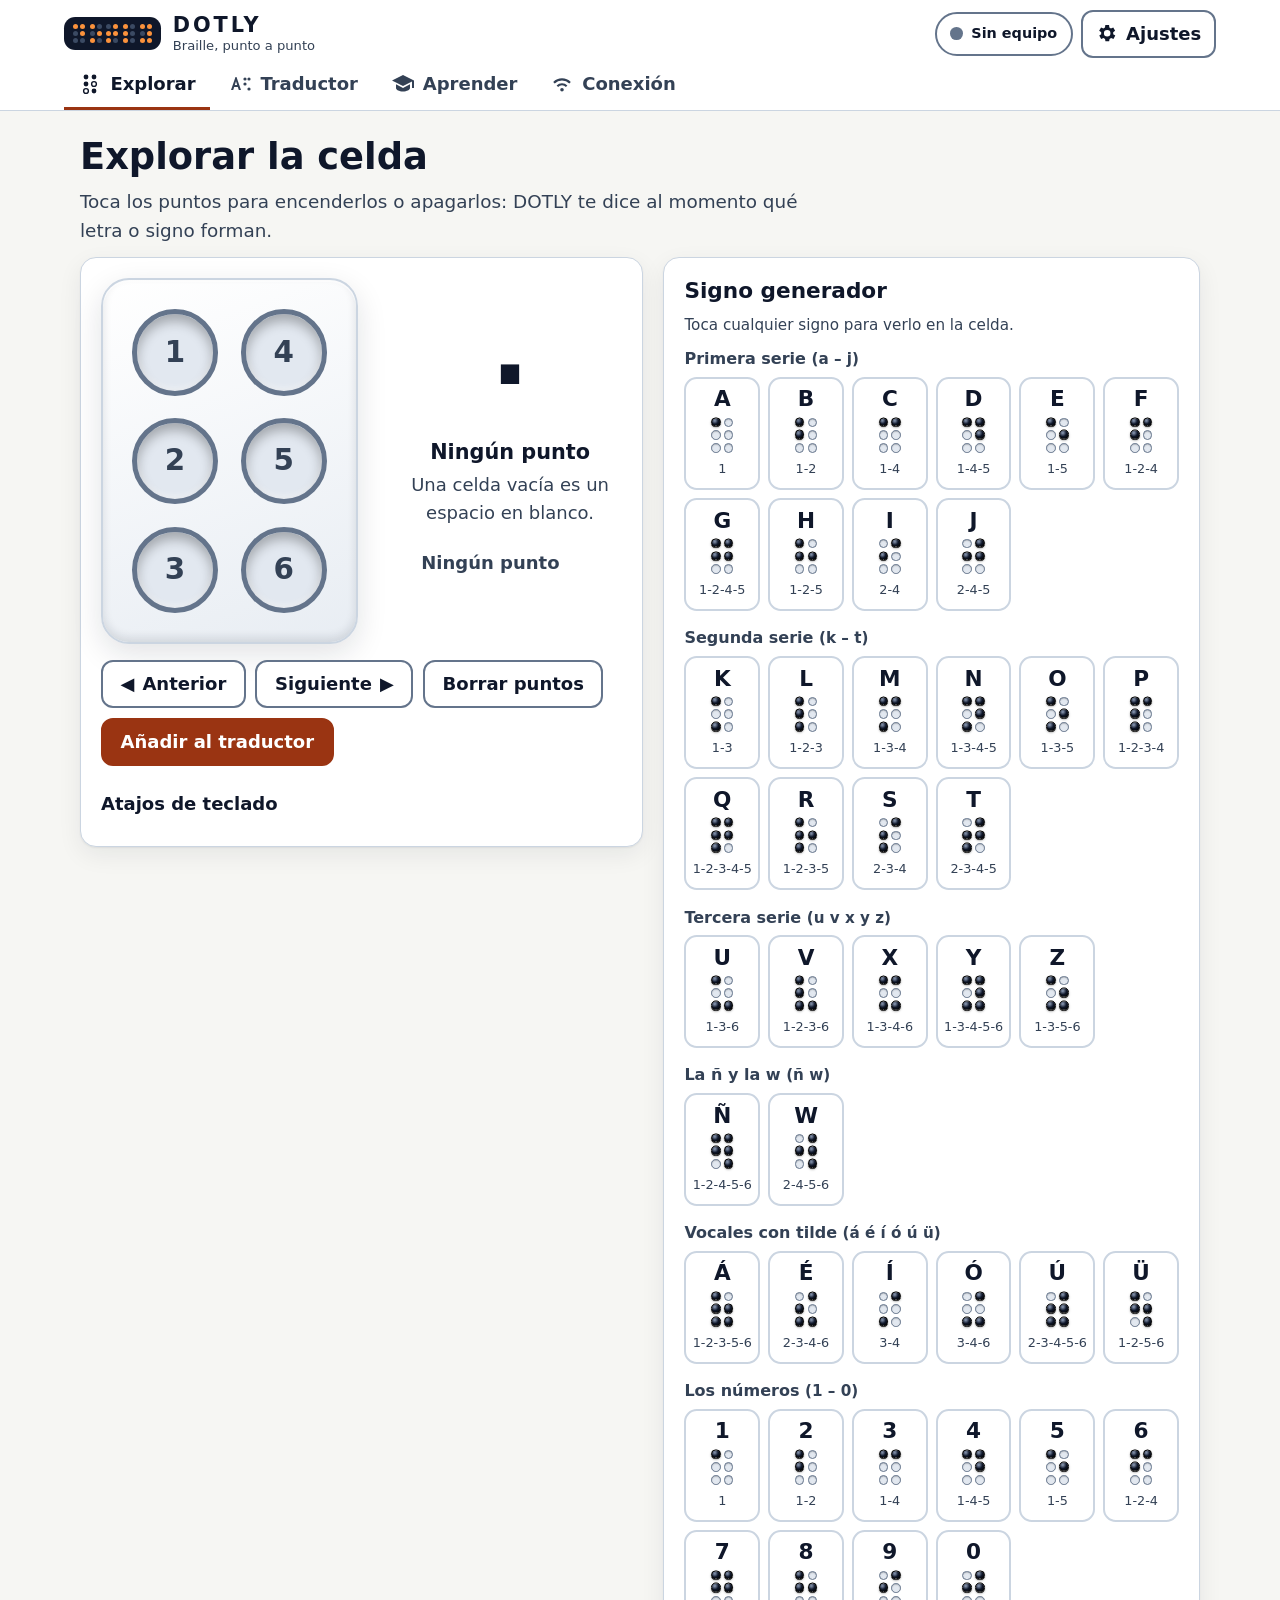
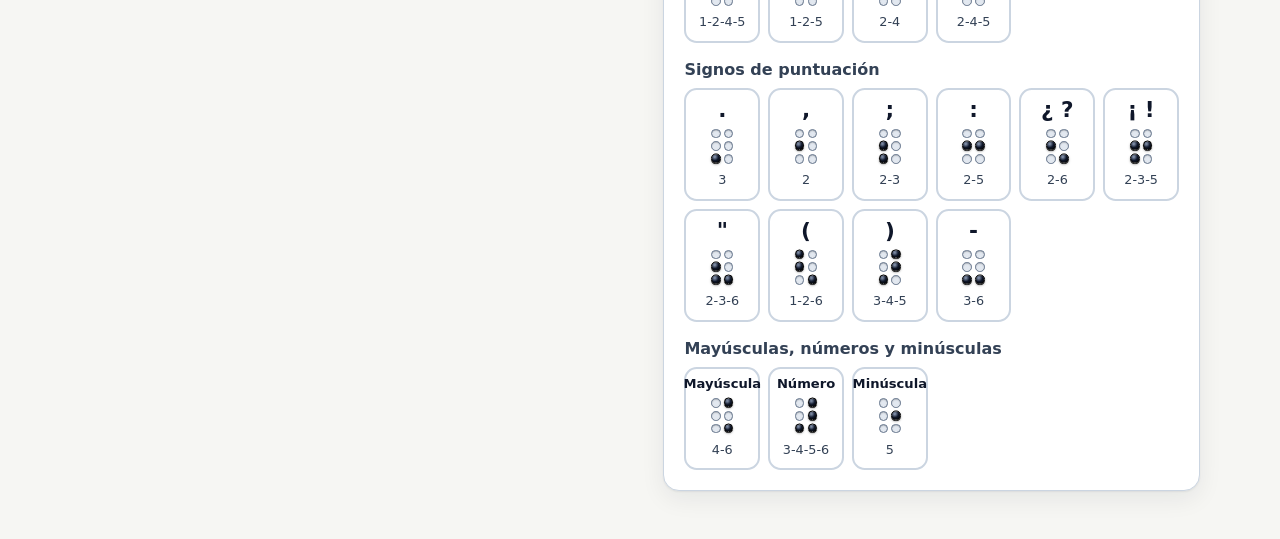
<file: dotly/web/index.html>
<!doctype html>
<html lang="es">
<head>
  <meta charset="utf-8">
  <meta name="viewport" content="width=device-width, initial-scale=1">
  <meta name="description" content="DOTLY: explora, traduce y aprende braille con una celda interactiva. Funciona sin conexión y puede enlazarse con un ESP32.">
  <meta name="color-scheme" content="light dark">
  <meta name="theme-color" content="#ffffff">
  <title>DOTLY · Braille, punto a punto</title>
  <link rel="icon" href="data:image/svg+xml,%3Csvg xmlns='http://www.w3.org/2000/svg' viewBox='0 0 64 64'%3E%3Crect width='64' height='64' rx='14' fill='%230f172a'/%3E%3Cg fill='%23fb923c'%3E%3Ccircle cx='22' cy='16' r='7'/%3E%3Ccircle cx='42' cy='16' r='7'/%3E%3Ccircle cx='42' cy='32' r='7'/%3E%3Ccircle cx='22' cy='48' r='7'/%3E%3C/g%3E%3Cg fill='%23475569'%3E%3Ccircle cx='22' cy='32' r='5'/%3E%3Ccircle cx='42' cy='48' r='5'/%3E%3C/g%3E%3C/svg%3E">
  <link rel="stylesheet" href="css/dotly.css">
  <!-- Scripts clásicos (no módulos): así la web funciona también abierta como
       archivo (file://) y servida desde la memoria del ESP32. El orden importa. -->
  <script defer src="js/braille.js"></script>
  <script defer src="js/celda.js"></script>
  <script defer src="js/conexion.js"></script>
  <script defer src="js/aprendizaje.js"></script>
  <script defer src="js/app.js"></script>
</head>
<body>
  <a class="saltar" href="#contenido">Saltar al contenido</a>

  <!-- ================= CABECERA Y NAVEGACIÓN ================= -->
  <header class="cabecera">
    <a class="marca" href="#explorar">
      <span class="marca__logo" aria-hidden="true">
        <span class="mini-dots" data-puntos="25"></span><span class="mini-dots" data-puntos="21"></span><span class="mini-dots" data-puntos="30"></span><span class="mini-dots" data-puntos="7"></span><span class="mini-dots" data-puntos="61"></span>
      </span>
      <span class="marca__texto"><span class="marca__nombre">DOTLY</span><span class="marca__lema">Braille, punto a punto</span></span>
    </a>


    <div class="cabecera__acciones">
      <a class="pildora" id="pildora" href="#conexion" data-estado="local">
        <span class="pildora__luz" aria-hidden="true"></span><span class="pildora__texto">Sin equipo</span>
      </a>
      <button type="button" class="btn btn--icono" id="btnAjustes" aria-haspopup="dialog" aria-controls="dlgAjustes">
        <svg viewBox="0 0 24 24" aria-hidden="true" focusable="false"><path d="M19.4 13a7.6 7.6 0 0 0 0-2l2.1-1.6-2-3.5-2.5 1a7.7 7.7 0 0 0-1.7-1L15 3.3h-4l-.4 2.6a7.7 7.7 0 0 0-1.7 1l-2.5-1-2 3.5L6.6 11a7.6 7.6 0 0 0 0 2l-2.1 1.6 2 3.5 2.5-1a7.7 7.7 0 0 0 1.7 1l.4 2.6h4l.4-2.6a7.7 7.7 0 0 0 1.7-1l2.5 1 2-3.5zM13 15.5A3.5 3.5 0 1 1 13 8.5a3.5 3.5 0 0 1 0 7z" transform="translate(-1 0)"/></svg>
        <span class="texto-ancho">Ajustes</span>
      </button>
    </div>

    <nav class="menu" aria-label="Secciones">
      <a class="menu__item" href="#explorar" data-vista="explorar">
        <svg viewBox="0 0 24 24" aria-hidden="true" focusable="false"><circle cx="8" cy="5" r="2.4"/><circle cx="16" cy="5" r="2.4"/><circle cx="8" cy="12" r="2.4"/><circle cx="16" cy="12" r="2.4" class="hueco"/><circle cx="8" cy="19" r="2.4" class="hueco"/><circle cx="16" cy="19" r="2.4"/></svg>
        <span>Explorar</span>
      </a>
      <a class="menu__item" href="#traductor" data-vista="traductor">
        <svg viewBox="0 0 24 24" aria-hidden="true" focusable="false"><path d="M3 18 7.5 5h1L13 18h-2.2l-1-3H6.2l-1 3zm3.8-5h2.4L8 9.2z"/><circle cx="17" cy="7" r="1.6"/><circle cx="21" cy="7" r="1.6"/><circle cx="17" cy="12" r="1.6"/><circle cx="21" cy="17" r="1.6"/></svg>
        <span>Traductor</span>
      </a>
      <a class="menu__item" href="#aprender" data-vista="aprender">
        <svg viewBox="0 0 24 24" aria-hidden="true" focusable="false"><path d="M12 3 1 8.5 12 14l9-4.5V16h2V8.5zM5 12.2V16c0 1.8 3.1 3.5 7 3.5s7-1.7 7-3.5v-3.8L12 16z"/></svg>
        <span>Aprender</span>
      </a>
      <a class="menu__item" href="#conexion" data-vista="conexion">
        <svg viewBox="0 0 24 24" aria-hidden="true" focusable="false"><path d="M12 19.5a1.8 1.8 0 1 1 0-3.6 1.8 1.8 0 0 1 0 3.6zM6.6 13.4a7.6 7.6 0 0 1 10.8 0l-1.5 1.5a5.5 5.5 0 0 0-7.8 0zM3.2 10a12.4 12.4 0 0 1 17.6 0l-1.5 1.5a10.3 10.3 0 0 0-14.6 0z"/></svg>
        <span>Conexión</span><span class="menu__insignia" aria-hidden="true"></span><span class="sr-only" id="menuEstado"></span>
      </a>
    </nav>
  </header>

  <noscript><p class="aviso-js">DOTLY necesita JavaScript para funcionar. Actívalo en el navegador.</p></noscript>

  <main id="contenido" tabindex="-1">

    <!-- ================= EXPLORAR: la celda interactiva ================= -->
    <section class="vista" id="vista-explorar" aria-labelledby="t-explorar">
      <h1 id="t-explorar" tabindex="-1">Explorar la celda</h1>
      <p class="intro">Toca los puntos para encenderlos o apagarlos: DOTLY te dice al momento qué letra o signo forman.</p>

      <div class="rejilla rejilla--explorar">
        <div class="tarjeta tarjeta--celda">
          <div class="celda-y-lectura">
            <div id="celdaExplorar"></div>
            <div class="lectura" id="lectura">
              <div class="lectura__car" id="lecturaCar" aria-hidden="true">·</div>
              <p class="lectura__que" id="lecturaQue">Toca un punto para empezar</p>
              <p class="lectura__extra" id="lecturaExtra"></p>
              <p class="lectura__puntos"><span id="lecturaPuntos">Ningún punto</span> <span class="lectura__uni" id="lecturaUni" aria-hidden="true">⠀</span></p>
            </div>
          </div>
          <div class="botonera">
            <button type="button" class="btn btn--secundario" id="btnAnterior"><span aria-hidden="true">◀</span> Anterior</button>
            <button type="button" class="btn btn--secundario" id="btnSiguienteSigno">Siguiente <span aria-hidden="true">▶</span></button>
            <button type="button" class="btn btn--secundario" id="btnLimpiar">Borrar puntos</button>
            <button type="button" class="btn btn--primario" id="btnAlTexto">Añadir al traductor</button>
          </div>
          <details class="atajos">
            <summary>Atajos de teclado</summary>
            <ul>
              <li><kbd>1</kbd> a <kbd>6</kbd>: enciende o apaga ese punto.</li>
              <li><kbd>F</kbd> <kbd>D</kbd> <kbd>S</kbd> y <kbd>J</kbd> <kbd>K</kbd> <kbd>L</kbd> pulsadas a la vez, como en una máquina Perkins: los puntos 1 2 3 y 4 5 6.</li>
              <li><kbd>Retroceso</kbd> o <kbd>Supr</kbd>: borra la celda.</li>
              <li>Dentro de la celda, las flechas pasan de un punto a otro.</li>
            </ul>
          </details>
        </div>

        <div class="tarjeta">
          <h2>Signo generador</h2>
          <p class="nota">Toca cualquier signo para verlo en la celda.</p>
          <div id="alfabeto" class="alfabeto"></div>
        </div>
      </div>
    </section>

    <!-- ================= TRADUCTOR ================= -->
    <section class="vista" id="vista-traductor" aria-labelledby="t-traductor" hidden>
      <h1 id="t-traductor" tabindex="-1">Traductor</h1>
      <p class="intro">Escribe en español y lo verás en braille mientras escribes.</p>

      <div class="rejilla rejilla--traductor">
        <div class="tarjeta">
          <label class="etiqueta-campo" for="texto">Texto en español</label>
          <textarea id="texto" rows="4" maxlength="500" aria-describedby="contador"></textarea>
          <p class="nota" id="contador"></p>
          <div class="botonera botonera--ejemplos">
            <span class="nota">Ejemplos:</span>
            <button type="button" class="btn btn--peq btn--secundario" data-ejemplo="Hola, me llamo DOTLY.">Mayúsculas</button>
            <button type="button" class="btn btn--peq btn--secundario" data-ejemplo="Tengo 12 años, mido 1,5 m y vivo en el 2b.">Números</button>
            <button type="button" class="btn btn--peq btn--secundario" data-ejemplo="¿Qué tal? ¡Genial! (gracias)">Signos</button>
            <button type="button" class="btn btn--peq btn--secundario" id="btnBorrarTexto">Borrar</button>
          </div>
        </div>

        <div class="tarjeta">
          <div class="titulo-con-dato"><h2>En braille</h2><span class="dato" id="cuentaCeldas">0 celdas</span></div>
          <div class="salida" id="salida" aria-hidden="true"></div>
          <p class="aviso-suave" id="avisoDesconocidos" hidden></p>
          <label class="etiqueta-campo" for="unicode">Braille Unicode, para copiar o leer en una línea braille</label>
          <textarea id="unicode" class="unicode" rows="3" readonly></textarea>
          <div class="botonera">
            <button type="button" class="btn btn--primario" id="btnCopiar">Copiar braille</button>
            <button type="button" class="btn btn--secundario" id="btnEnviarTexto" hidden>Enviar al equipo</button>
          </div>
          <details class="reglas">
            <summary>Reglas que se aplican</summary>
            <ul>
              <li><strong>Mayúscula</strong>: el signo 4-6 delante de la letra. Si la palabra entera va en mayúsculas, el signo va dos veces delante de la palabra.</li>
              <li><strong>Números</strong>: el signo de número (3-4-5-6) una vez al principio, y las letras de la a a la j como cifras. La coma decimal (punto 2) y el punto de los millares (punto 3) no cortan el número.</li>
              <li><strong>Letra tras un número</strong>: una letra de la a a la j pegada a un número lleva delante el signo de minúscula (punto 5), para que no se lea como otra cifra.</li>
            </ul>
          </details>
        </div>
      </div>
    </section>

    <!-- ================= APRENDER (modo profesor) ================= -->
    <section class="vista" id="vista-aprender" aria-labelledby="t-aprender" hidden>
      <h1 id="t-aprender" tabindex="-1">Aprender</h1>
      <div id="ap-inicio">
        <p class="intro">Lecciones en el orden en que se suele enseñar el braille. Cada una se puede estudiar y practicar: formando letras con los puntos o leyendo celdas.</p>
        <h2>Lecciones</h2>
        <ol class="lecciones" id="lecciones"></ol>

        <form class="tarjeta profesor" id="formProfesor">
          <h2>Práctica a medida <span class="etiqueta">modo profesor</span></h2>
          <p class="nota">Para preparar una práctica: elige qué signos entran, cómo se pregunta y cuántas preguntas.</p>
          <fieldset class="grupo">
            <legend>Signos que entran</legend>
            <div class="chips" id="profGrupos"></div>
            <div id="profSignos" class="prof-signos"></div>
            <p class="nota" id="profCuenta" aria-live="polite"></p>
          </fieldset>
          <fieldset class="grupo">
            <legend>Cómo se pregunta</legend>
            <label class="radio"><input type="radio" name="profTipo" value="formar"><span><strong>Formar</strong>: se ve la letra y se marcan sus puntos</span></label>
            <label class="radio"><input type="radio" name="profTipo" value="leer"><span><strong>Leer</strong>: se ve la celda y se elige qué letra es</span></label>
            <label class="radio"><input type="radio" name="profTipo" value="mixto"><span><strong>Mezclado</strong>: un poco de cada</span></label>
          </fieldset>
          <fieldset class="grupo">
            <legend>Número de preguntas</legend>
            <div class="radios-linea">
              <label class="radio"><input type="radio" name="profTotal" value="5"><span>5</span></label>
              <label class="radio"><input type="radio" name="profTotal" value="10"><span>10</span></label>
              <label class="radio"><input type="radio" name="profTotal" value="20"><span>20</span></label>
            </div>
          </fieldset>
          <button type="submit" class="btn btn--primario btn--grande">Empezar la práctica</button>
        </form>
      </div>

      <div id="ap-estudio" hidden>
        <div class="cabecera-sub">
          <h2 id="estudioTitulo" tabindex="-1"></h2>
          <button type="button" class="btn btn--secundario" id="estudioVolver">Volver a las lecciones</button>
        </div>
        <p class="intro" id="estudioExplica"></p>
        <ul class="fichas" id="fichas"></ul>
        <div class="botonera"><button type="button" class="btn btn--primario btn--grande" id="estudioPracticar">Practicar esta lección</button></div>
      </div>

      <div id="ap-sesion" hidden>
        <div class="cabecera-sub">
          <h2 id="sesionTitulo" tabindex="-1"></h2>
          <button type="button" class="btn btn--secundario" id="sesionSalir">Salir</button>
        </div>
        <div class="progreso">
          <div class="barra" id="sesionBarra" role="progressbar" aria-label="Preguntas contestadas" aria-valuemin="0" aria-valuemax="10" aria-valuenow="0"><span></span></div>
          <p class="progreso__texto" id="sesionCuenta"></p>
        </div>
        <div class="tarjeta ejercicio">
          <p class="consigna" id="consigna" tabindex="-1"></p>
          <div class="objetivo" id="objetivo" aria-hidden="true"></div>
          <div class="respuesta" id="respuesta"></div>
          <p class="retro" id="retro" role="status"></p>
          <div class="botonera botonera--centro">
            <button type="button" class="btn btn--primario btn--grande" id="btnComprobar">Comprobar</button>
            <button type="button" class="btn btn--secundario" id="btnPista">Pista</button>
            <button type="button" class="btn btn--secundario" id="btnBorrarRespuesta">Borrar puntos</button>
            <button type="button" class="btn btn--primario btn--grande" id="btnSiguientePregunta" hidden>Siguiente</button>
          </div>
        </div>
      </div>

      <div id="ap-resumen" hidden>
        <div class="tarjeta resumen">
          <h2 id="resumenTitulo" tabindex="-1">Práctica terminada</h2>
          <p class="estrellas estrellas--grandes" id="resumenEstrellas"></p>
          <p class="resumen__cifra" id="resumenCifra"></p>
          <p id="resumenRepasar"></p>
          <div class="botonera botonera--centro">
            <button type="button" class="btn btn--primario" id="resumenRepetir">Repetir</button>
            <button type="button" class="btn btn--secundario" id="resumenFalladas">Practicar las falladas</button>
            <button type="button" class="btn btn--secundario" id="resumenVolver">Volver a las lecciones</button>
          </div>
        </div>
      </div>
    </section>

    <!-- ================= CONEXIÓN CON EL ESP32 ================= -->
    <section class="vista" id="vista-conexion" aria-labelledby="t-conexion" hidden>
      <h1 id="t-conexion" tabindex="-1">Conexión con DOTLY</h1>
      <p class="intro">La web funciona sin conectar nada. Si tienes un DOTLY (un ESP32), conéctalo: la celda y el texto que veas aquí aparecerán en el aparato, y lo que se marque en el aparato aparecerá aquí.</p>

      <div class="rejilla rejilla--conexion">
        <div class="pila">
          <div class="tarjeta estado-conexion" id="tarjetaEstado" data-estado="local">
            <span class="estado-conexion__icono" aria-hidden="true"></span>
            <div>
              <h2 id="estadoTitulo">Sin equipo</h2>
              <p id="estadoDetalle">Sin conectar: la web funciona por su cuenta.</p>
            </div>
          </div>

          <form class="tarjeta" id="formConexion" novalidate>
            <h2>Conectar</h2>
            <p class="aviso-suave" id="avisoHttps" hidden>Esta página está abierta con <strong>https</strong>. Los navegadores no dejan que una página https hable con un aparato por http o WebSocket sin cifrar: para conectar, abre la web desde el propio ESP32, desde un servidor http o como archivo.</p>
            <label class="etiqueta-campo" for="ip">Dirección IP del ESP32</label>
            <input type="text" id="ip" name="ip" inputmode="url" autocomplete="off" autocapitalize="off" spellcheck="false" placeholder="192.168.4.1" aria-describedby="ipAyuda">
            <p class="nota" id="ipAyuda">Con la red propia de DOTLY suele ser 192.168.4.1. También vale un nombre como dotly.local, o IP:puerto.</p>
            <div class="botonera">
              <button type="submit" class="btn btn--primario btn--grande" id="btnConectar">Conectar</button>
              <button type="button" class="btn btn--secundario btn--grande" id="btnDesconectar" hidden>Desconectar</button>
              <button type="button" class="btn btn--secundario" id="btnPrueba" hidden>Enviar una prueba</button>
            </div>
            <details class="avanzado">
              <summary>Opciones avanzadas</summary>
              <fieldset class="grupo">
                <legend>Cómo hablar con el ESP32</legend>
                <label class="radio"><input type="radio" name="transporte" value="auto" checked><span><strong>Automático</strong>: prueba WebSocket y HTTP y usa el que conteste</span></label>
                <label class="radio"><input type="radio" name="transporte" value="websocket"><span><strong>Solo WebSocket</strong> (tiempo real)</span></label>
                <label class="radio"><input type="radio" name="transporte" value="http"><span><strong>Solo HTTP</strong> (peticiones y consulta periódica)</span></label>
              </fieldset>
              <div class="campos-linea">
                <div><label class="etiqueta-campo" for="puertoWs">Puerto WebSocket</label><input type="number" id="puertoWs" min="1" max="65535" value="81"></div>
                <div><label class="etiqueta-campo" for="rutaWs">Ruta WebSocket</label><input type="text" id="rutaWs" value="/" autocomplete="off" spellcheck="false"></div>
                <div><label class="etiqueta-campo" for="intervalo">Consulta HTTP cada (ms)</label><input type="number" id="intervalo" min="200" max="10000" step="100" value="800"></div>
              </div>
            </details>
          </form>
        </div>

        <div class="pila">
          <div class="tarjeta" id="tarjetaPantalla" hidden>
            <h2>Pantalla del equipo</h2>
            <pre class="pantalla-equipo" id="pantallaEquipo"></pre>
          </div>
          <div class="tarjeta">
            <h2>Qué se comparte</h2>
            <ul class="lista-compartir">
              <li><span class="flecha" aria-hidden="true">→</span><span>La celda de <strong>Explorar</strong> y la letra que forma.</span></li>
              <li><span class="flecha" aria-hidden="true">→</span><span>El texto del <strong>Traductor</strong>.</span></li>
              <li><span class="flecha" aria-hidden="true">→</span><span>En <strong>Aprender</strong>, la celda del ejercicio (sin desvelar la respuesta).</span></li>
              <li><span class="flecha" aria-hidden="true">←</span><span>Los puntos que se marquen en el aparato.</span></li>
              <li><span class="flecha" aria-hidden="true">←</span><span>Sus botones: aceptar, siguiente, anterior y borrar.</span></li>
            </ul>
          </div>
          <div class="tarjeta">
            <div class="titulo-con-dato"><h2>Registro</h2><button type="button" class="btn btn--peq btn--secundario" id="btnVaciarRegistro">Vaciar</button></div>
            <div role="log" aria-live="off" aria-label="Mensajes con el equipo"><ol class="registro" id="registro"></ol></div>
          </div>
        </div>
      </div>
    </section>
  </main>

  <!-- ================= AJUSTES ================= -->
  <dialog id="dlgAjustes" aria-labelledby="tAjustes">
    <form method="dialog" class="ajustes">
      <h2 id="tAjustes">Ajustes</h2>
      <fieldset class="grupo">
        <legend>Colores</legend>
        <label class="radio"><input type="radio" name="tema" value="auto"><span>Los del sistema (claro u oscuro)</span></label>
        <label class="radio"><input type="radio" name="tema" value="claro"><span>Claro, alto contraste</span></label>
        <label class="radio"><input type="radio" name="tema" value="oscuro"><span>Oscuro, alto contraste</span></label>
        <label class="radio"><input type="radio" name="tema" value="amarillo"><span>Amarillo sobre negro</span></label>
      </fieldset>
      <fieldset class="grupo">
        <legend>Tamaño del texto</legend>
        <div class="radios-linea">
          <label class="radio"><input type="radio" name="escala" value="1"><span>Normal</span></label>
          <label class="radio"><input type="radio" name="escala" value="1.15"><span>Grande</span></label>
          <label class="radio"><input type="radio" name="escala" value="1.3"><span>Muy grande</span></label>
          <label class="radio"><input type="radio" name="escala" value="1.5"><span>Enorme</span></label>
        </div>
      </fieldset>
      <fieldset class="grupo">
        <legend>Ayudas</legend>
        <label class="check"><input type="checkbox" id="ajNumeros"><span>Ver el número de cada punto</span></label>
        <label class="check"><input type="checkbox" id="ajVoz"><span>Leer en voz alta (letras, preguntas y respuestas)</span></label>
        <label class="check"><input type="checkbox" id="ajVibrar"><span>Vibrar al tocar un punto (en el móvil)</span></label>
      </fieldset>
      <fieldset class="grupo">
        <legend>Progreso</legend>
        <button type="button" class="btn btn--peligro" id="btnBorrarProgreso">Borrar mi progreso</button>
      </fieldset>
      <div class="botonera botonera--fin">
        <button type="submit" class="btn btn--primario btn--grande" value="cerrar">Listo</button>
      </div>
    </form>
  </dialog>

  <!-- Avisos: uno visible (y efímero) y dos para lectores de pantalla -->
  <div class="tostada" id="tostada" aria-hidden="true"></div>
  <div class="sr-only" id="anuncio" aria-live="polite" aria-atomic="true"></div>
  <div class="sr-only" id="anuncioUrgente" aria-live="assertive" aria-atomic="true"></div>
</body>
</html>
</file>
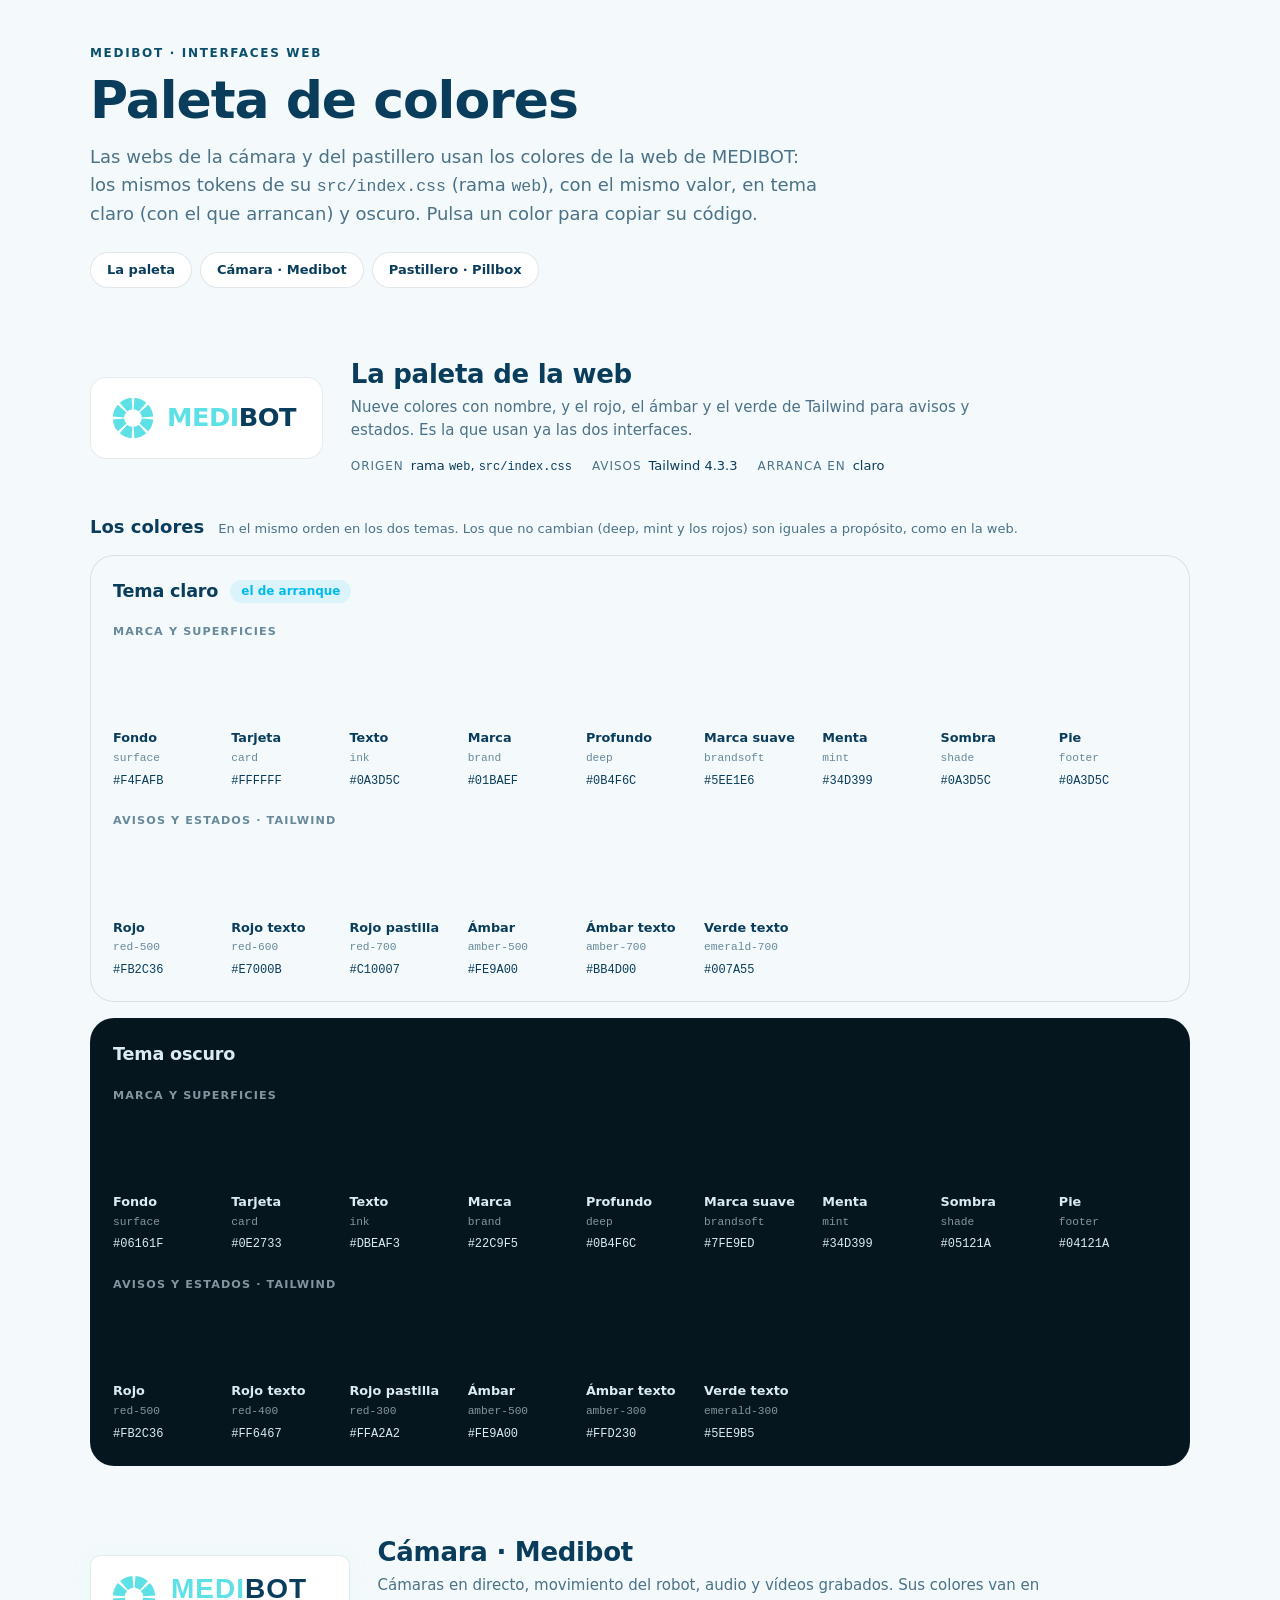
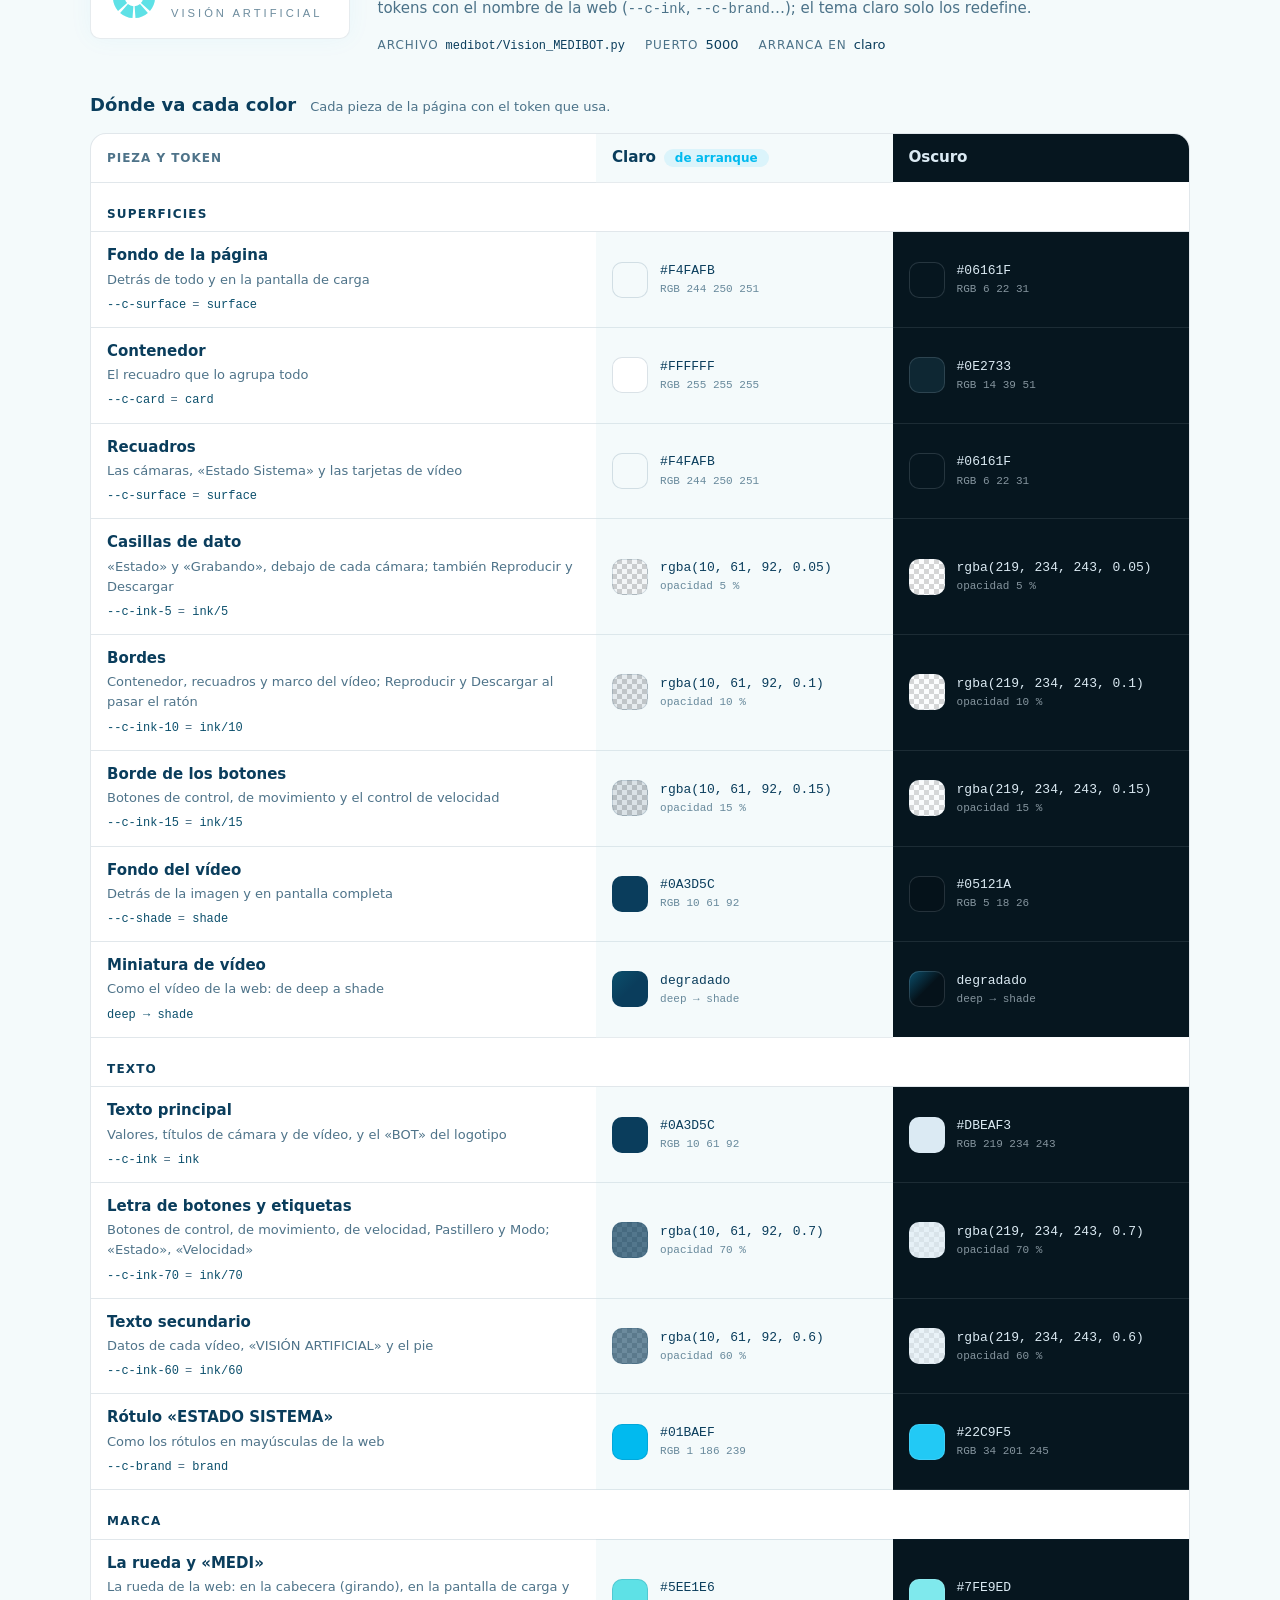
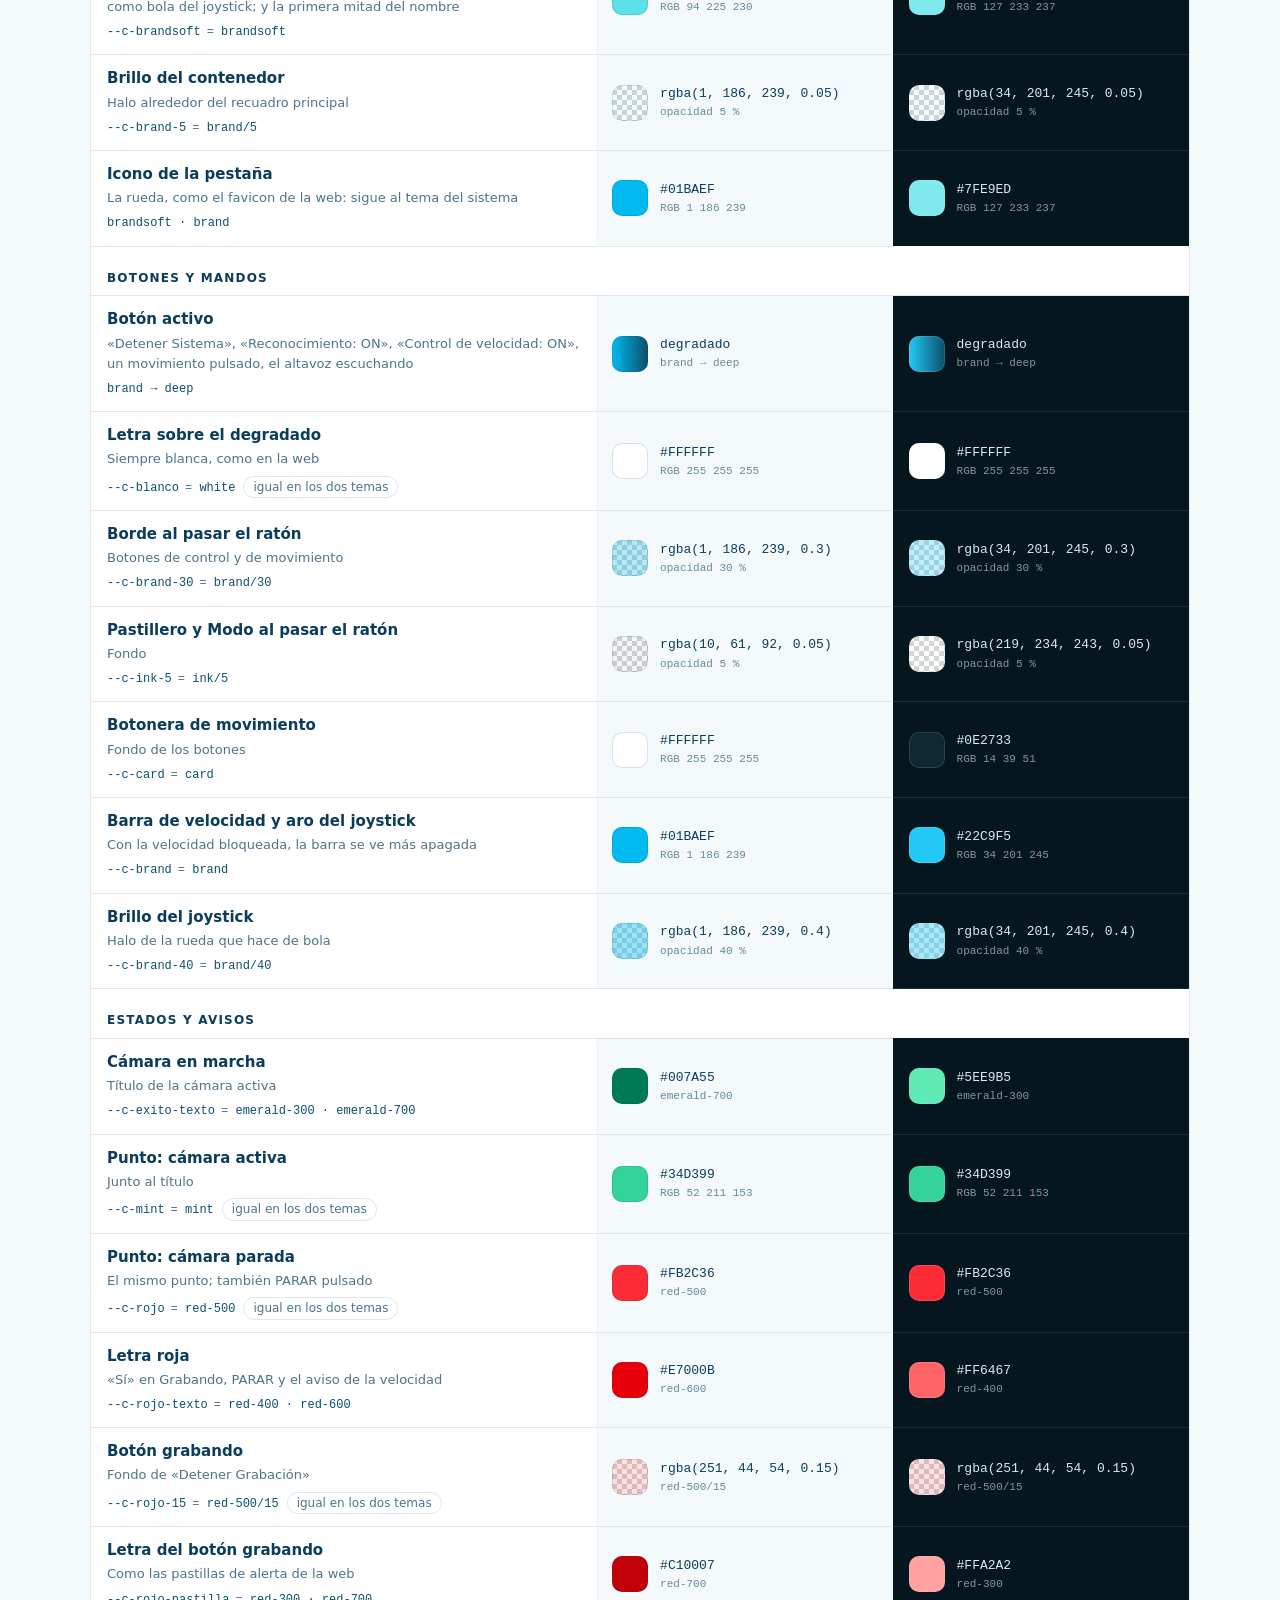
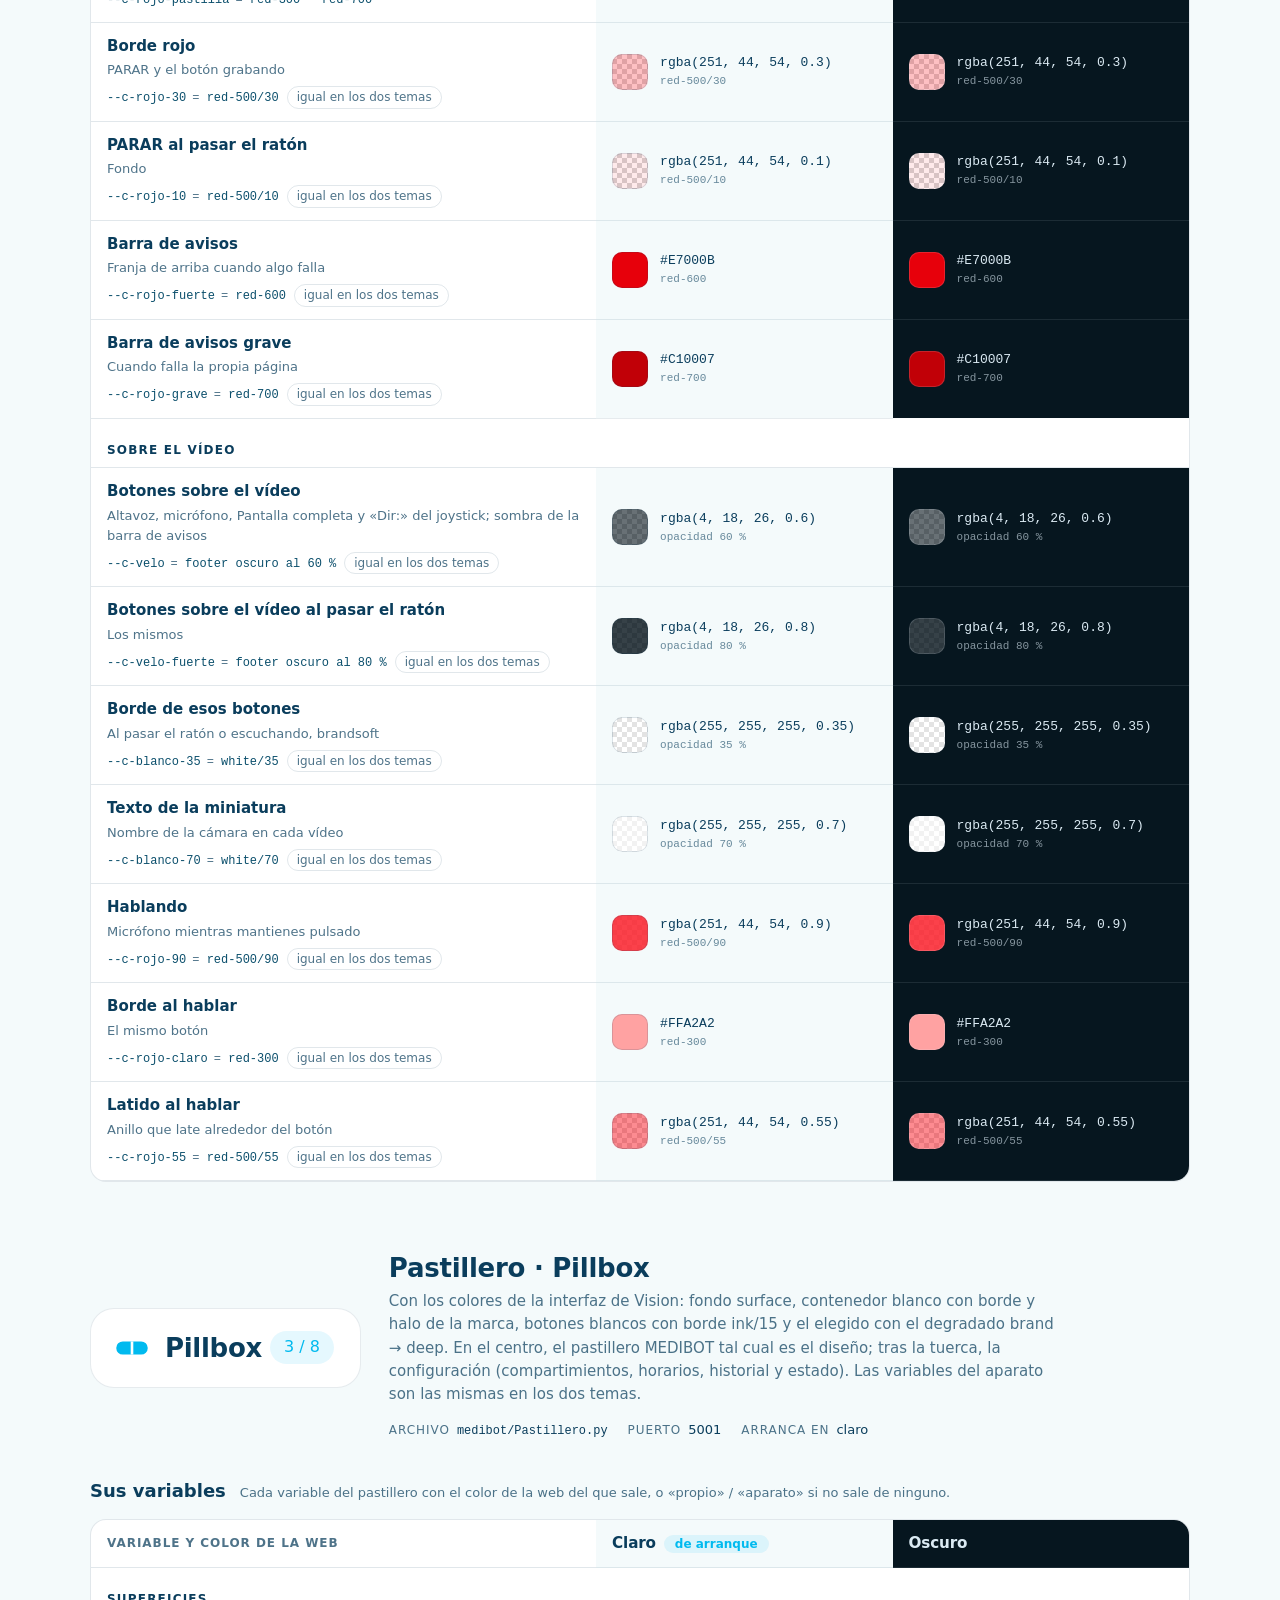
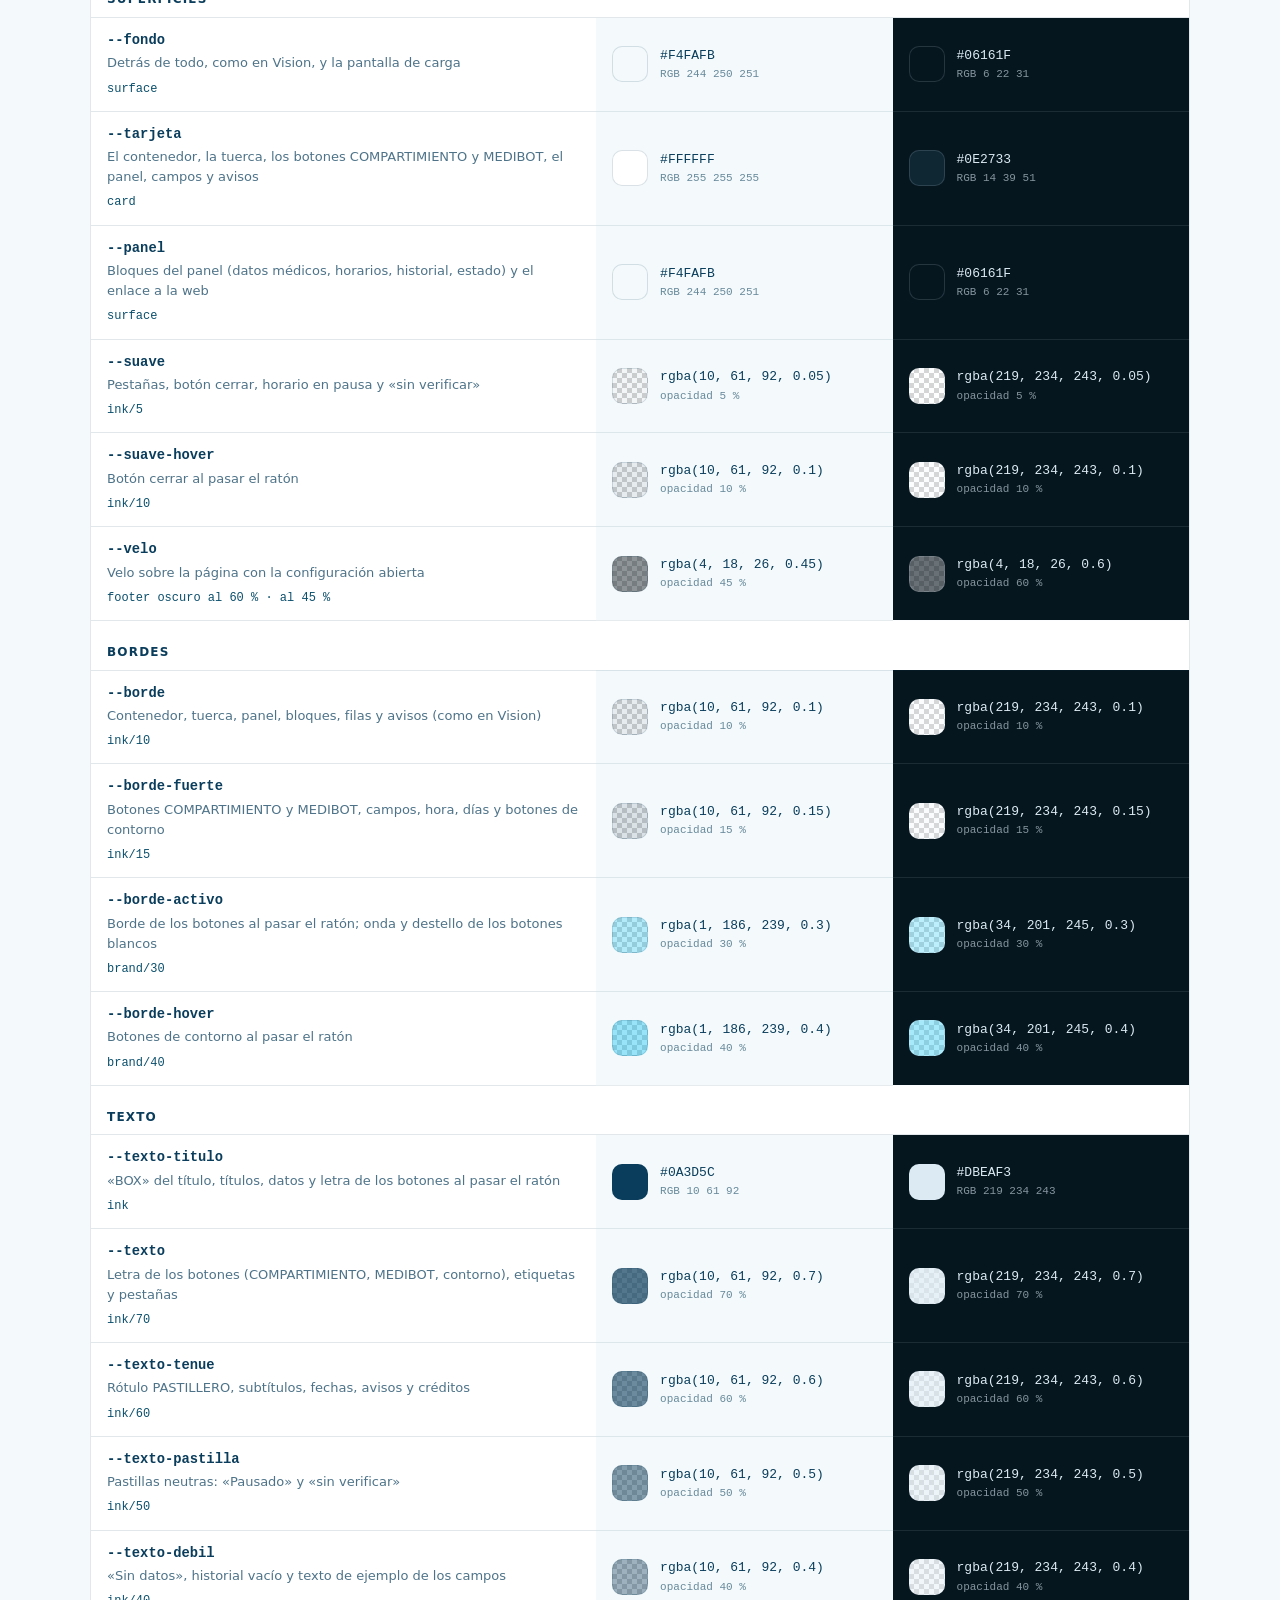
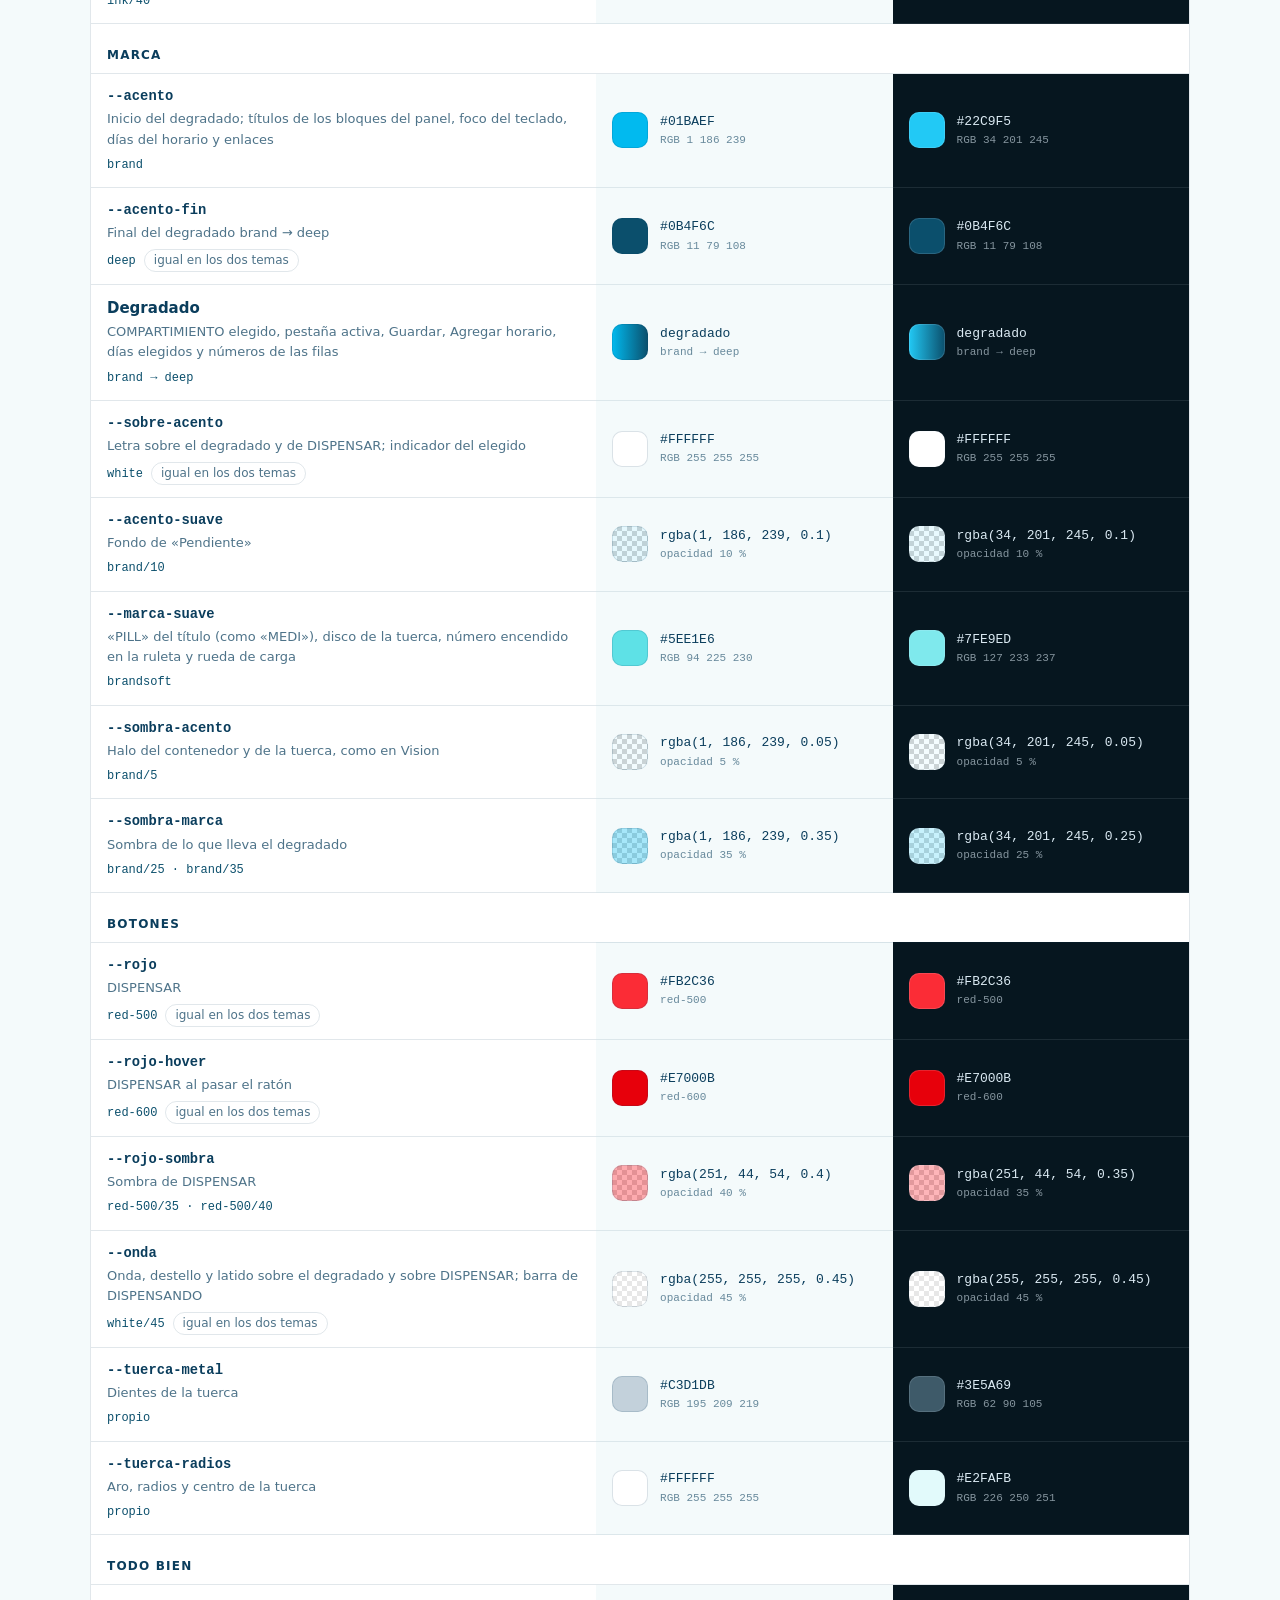
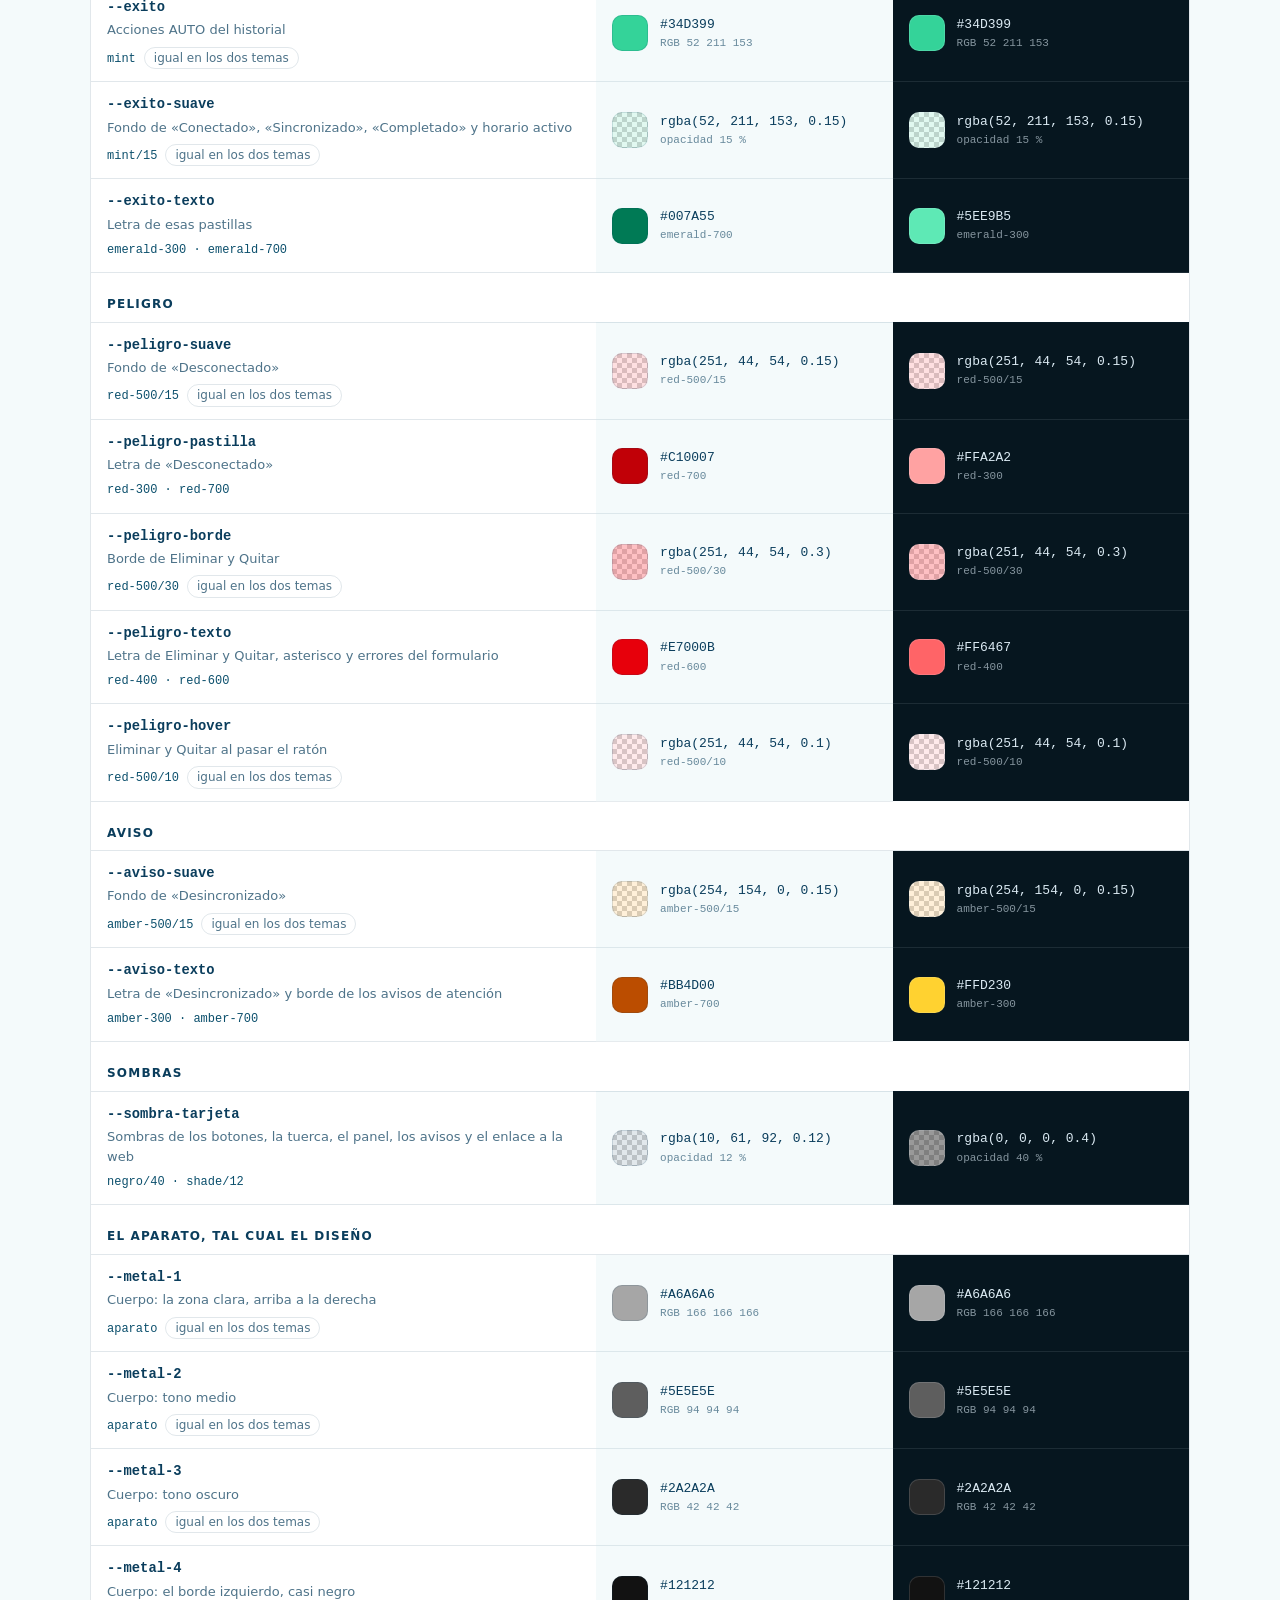
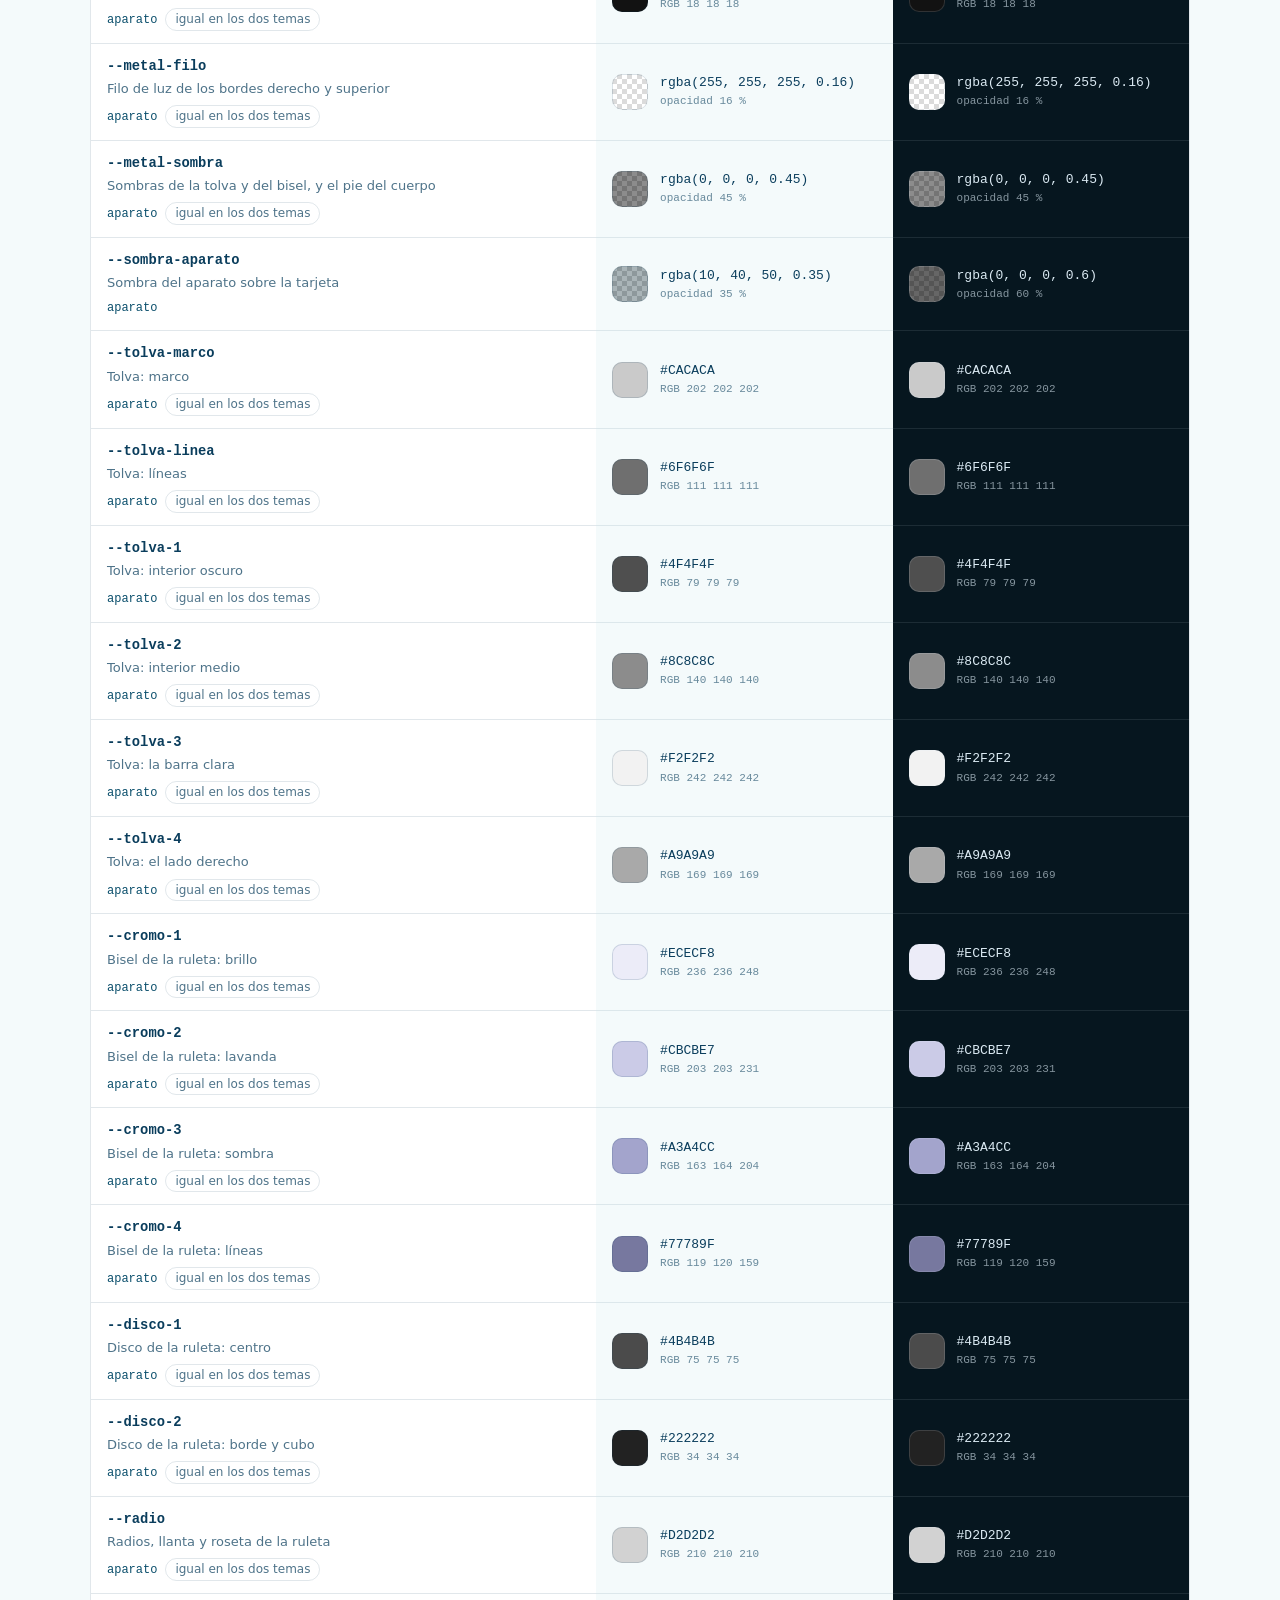
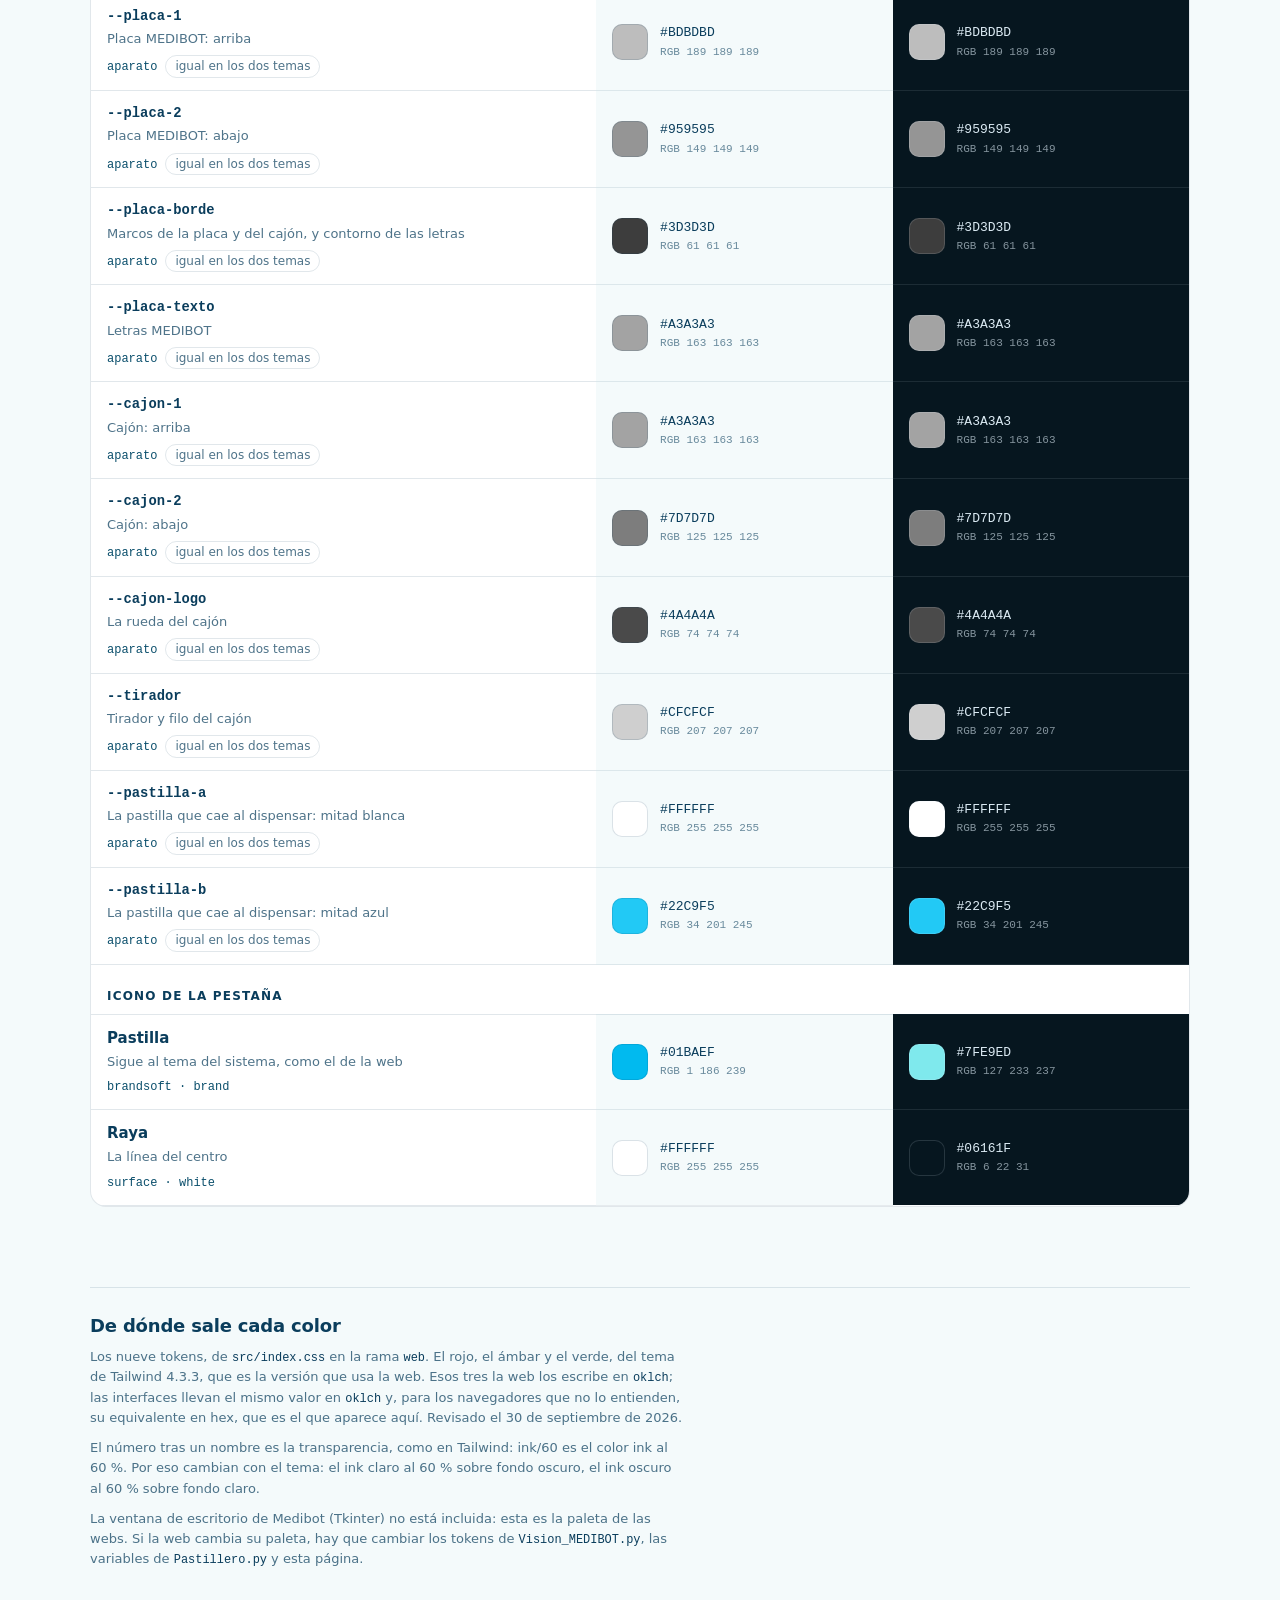
<file: paleta/paleta_colores.html>
<!DOCTYPE html>
<html lang="es">
<head>
<meta charset="UTF-8">
<meta name="viewport" content="width=device-width, initial-scale=1.0, viewport-fit=cover">
<title>Paleta MEDIBOT</title>
<style>
  /* Layout: una columna de 1180 px. Arriba la paleta de la web de MEDIBOT en
     dos hojas (oscuro y claro); debajo, una tabla por interfaz con cada pieza,
     su token y su color en los dos temas, pintada con el fondo real de cada uno.
     La pagina usa la misma paleta que documenta. */
  :root {
    --bg: #f4fafb;
    --surface: #ffffff;
    --ink: #0a3d5c;
    --muted: rgba(10, 61, 92, 0.72);
    --line: rgba(10, 61, 92, 0.12);
    --accent: #0b4f6c;
    --sans: system-ui, "Segoe UI", Roboto, sans-serif;
    --mono: ui-monospace, "SF Mono", Menlo, Consolas, monospace;
    --fs-xs: 0.75rem;
    --fs-sm: 0.8125rem;
    --fs-base: 0.9375rem;
    --fs-md: 1.125rem;
    --fs-lg: 1.625rem;
    --fs-xl: clamp(2.25rem, 6vw, 3.25rem);
  }
  @media (prefers-color-scheme: dark) {
    :root:not([data-theme="light"]) {
      --bg: #06161f;
      --surface: #0e2733;
      --ink: #dbeaf3;
      --muted: rgba(219, 234, 243, 0.72);
      --line: rgba(219, 234, 243, 0.12);
      --accent: #22c9f5;
      color-scheme: dark;
    }
  }
  :root[data-theme="dark"] {
    --bg: #06161f;
    --surface: #0e2733;
    --ink: #dbeaf3;
    --muted: rgba(219, 234, 243, 0.72);
    --line: rgba(219, 234, 243, 0.12);
    --accent: #22c9f5;
    color-scheme: dark;
  }

  /* Muestras: los colores REALES de cada tema. No siguen el tema de quien
     mira, son el contenido. Cada bloque fija a la vez su fondo y su texto. */
  .look-dark {
    --s-page: #06161f; --s-text: #dbeaf3; --s-muted: rgba(219, 234, 243, 0.6);
    --s-line: rgba(219, 234, 243, 0.1); --s-edge: rgba(219, 234, 243, 0.15);
    --s-tag-bg: rgba(34, 201, 245, 0.1); --s-tag-fg: #22c9f5; --s-focus: #22c9f5;
  }
  .look-light {
    --s-page: #f4fafb; --s-text: #0a3d5c; --s-muted: rgba(10, 61, 92, 0.6);
    --s-line: rgba(10, 61, 92, 0.1); --s-edge: rgba(10, 61, 92, 0.15);
    --s-tag-bg: rgba(1, 186, 239, 0.1); --s-tag-fg: #01baef; --s-focus: #0b4f6c;
  }

  * { box-sizing: border-box; }
  html { scroll-behavior: smooth; }
  @media (prefers-reduced-motion: reduce) { html { scroll-behavior: auto; } }
  body {
    margin: 0;
    background: var(--bg);
    color: var(--ink);
    font-family: var(--sans);
    font-size: var(--fs-base);
    line-height: 1.55;
  }
  code { font-family: var(--mono); font-size: 0.92em; }
  a { color: inherit; }
  :focus-visible { outline: 2px solid var(--accent); outline-offset: 3px; }

  .wrap {
    max-width: 1180px;
    margin: 0 auto;
    padding-inline: clamp(16px, 4vw, 40px);
    padding-block: 44px 88px;
  }

  /* ---------- Cabecera ---------- */
  .eyebrow {
    margin: 0 0 10px;
    font-size: var(--fs-xs);
    font-weight: 700;
    letter-spacing: 0.14em;
    text-transform: uppercase;
    color: var(--accent);
  }
  h1 {
    margin: 0;
    font-size: var(--fs-xl);
    font-weight: 800;
    line-height: 1.05;
    letter-spacing: -0.02em;
    text-wrap: balance;
  }
  .lead { margin: 16px 0 0; max-width: 64ch; font-size: var(--fs-md); color: var(--muted); }
  .jump { display: flex; flex-wrap: wrap; gap: 8px; margin-top: 24px; }
  .jump a {
    padding: 7px 16px;
    border: 1px solid var(--line);
    border-radius: 999px;
    background: var(--surface);
    font-size: var(--fs-sm);
    font-weight: 600;
    text-decoration: none;
    transition: border-color 0.15s ease;
  }
  .jump a:hover { border-color: var(--accent); }

  /* ---------- Secciones ---------- */
  .iface { margin-top: 72px; scroll-margin-top: 16px; }
  .iface-head { display: flex; flex-wrap: wrap; align-items: center; gap: 20px 28px; }
  .iface-head .meta { flex: 1 1 320px; min-width: 0; }
  h2 {
    margin: 0;
    font-size: var(--fs-lg);
    font-weight: 800;
    line-height: 1.15;
    letter-spacing: -0.01em;
    text-wrap: balance;
  }
  .iface-head .meta > p { margin: 6px 0 0; color: var(--muted); max-width: 70ch; }
  .facts { display: flex; flex-wrap: wrap; gap: 6px 20px; margin: 14px 0 0; }
  .facts div { display: flex; align-items: baseline; gap: 7px; min-width: 0; }
  .facts dt { font-size: var(--fs-xs); letter-spacing: 0.08em; text-transform: uppercase; color: var(--muted); }
  .facts dd { margin: 0; font-size: var(--fs-sm); overflow-wrap: anywhere; }

  /* Fichas de marca: en el tema claro, el de arranque */
  .brand-tile {
    display: flex;
    align-items: center;
    flex: none;
    max-width: 100%;
    gap: 12px;
    padding: 18px 26px 18px 20px;
    background: #ffffff;
    border: 1px solid rgba(10, 61, 92, 0.1);
    border-radius: 16px;
  }
  .brand-tile svg { flex: none; }
  .brand-tile .rueda path { fill: #5ee1e6; }
  .bt-web { font-family: system-ui, "Segoe UI", Roboto, sans-serif; }
  .bt-web-word { font-size: 1.6rem; font-weight: 800; letter-spacing: -0.02em; line-height: 1; }
  .bt-soft { color: #5ee1e6; }
  .bt-ink { color: #0a3d5c; }
  .bt-medibot {
    gap: 14px;
    border-radius: 10px;
    box-shadow: 0 0 24px rgba(1, 186, 239, 0.05);
    font-family: Arial, "Liberation Sans", Helvetica, sans-serif;
  }
  .bt-word { font-size: 1.75rem; font-weight: 800; letter-spacing: 1px; line-height: 1; }
  .bt-tag { display: block; margin-top: 5px; font-size: 0.4em; font-weight: 400; letter-spacing: 3px; color: rgba(10, 61, 92, 0.6); }
  .bt-pillbox { border-radius: 24px; font-family: "Segoe UI", Roboto, system-ui, sans-serif; }
  .bt-pill-h { display: flex; align-items: center; gap: 8px; font-size: 26px; font-weight: 600; letter-spacing: -0.3px; color: #0a3d5c; }
  .bt-pill-n { padding: 4px 14px; background: rgba(1, 186, 239, 0.1); border-radius: 40px; font-size: 16px; font-weight: 500; color: #01baef; letter-spacing: 0; }

  .block-h { display: flex; flex-wrap: wrap; align-items: baseline; gap: 4px 14px; margin: 36px 0 14px; }
  .block-h h3 { margin: 0; font-size: var(--fs-md); font-weight: 700; }
  .block-h p { margin: 0; font-size: var(--fs-sm); color: var(--muted); }

  /* ---------- Hojas de la paleta ---------- */
  .sheets { display: grid; gap: 16px; }
  .sheet {
    min-width: 0;
    padding: 22px;
    background: var(--s-page);
    color: var(--s-text);
    font-family: var(--sans);
    border: 1px solid var(--line);
    border-radius: 24px;
  }
  .sheet-head { display: flex; flex-wrap: wrap; align-items: center; gap: 6px 12px; margin-bottom: 18px; }
  .sheet-title { font-size: 1.1rem; font-weight: 800; letter-spacing: -0.01em; color: var(--s-text); }
  .sheet-tag {
    padding: 2px 11px;
    background: var(--s-tag-bg);
    border-radius: 999px;
    font-size: 0.75rem;
    font-weight: 600;
    color: var(--s-tag-fg);
  }
  .grupo + .grupo { margin-top: 22px; }
  .grupo-t {
    margin: 0 0 10px;
    font-size: 0.7rem;
    font-weight: 700;
    letter-spacing: 0.1em;
    text-transform: uppercase;
    color: var(--s-muted);
  }
  .chips { display: grid; grid-template-columns: repeat(3, minmax(0, 1fr)); gap: 16px 10px; }
  @media (min-width: 600px) { .chips { grid-template-columns: repeat(6, minmax(0, 1fr)); } }
  @media (min-width: 1000px) { .chips { grid-template-columns: repeat(9, minmax(0, 1fr)); } }
  .chip, .sw {
    margin: 0;
    padding: 0;
    background: none;
    border: 0;
    font: inherit;
    color: inherit;
    text-align: left;
    cursor: pointer;
  }
  .chip { display: flex; flex-direction: column; gap: 4px; min-width: 0; }
  .chip-color {
    display: block;
    height: 64px;
    margin-bottom: 4px;
    background: var(--c);
    border-radius: 12px;
    box-shadow: inset 0 0 0 1px var(--s-edge);
    transition: transform 0.15s ease;
  }
  @media (min-width: 600px) { .chip-color { height: 72px; } }
  .chip:hover .chip-color { transform: translateY(-2px); }
  .chip-name { font-size: 0.8rem; font-weight: 700; line-height: 1.25; color: var(--s-text); overflow-wrap: anywhere; }
  .chip-tok { font-family: var(--mono); font-size: 0.7rem; color: var(--s-muted); }
  /* margin-top:auto: los codigos quedan alineados aunque un nombre ocupe dos lineas */
  .chip-code { margin-top: auto; font-family: var(--mono); font-size: 0.75rem; color: var(--s-text); }
  .chip:focus-visible, .sw:focus-visible { outline: 2px solid var(--s-focus); outline-offset: 4px; border-radius: 8px; }
  /* Transparencias: sobre un damero, como en cualquier editor */
  .chip-color.alfa, .sw-color.alfa {
    background:
      linear-gradient(var(--c), var(--c)),
      repeating-conic-gradient(#d4d4d4 0% 25%, #ffffff 0% 50%) 0 0 / 10px 10px;
  }
  @media (prefers-reduced-motion: reduce) {
    .chip-color, .jump a { transition: none; }
    .chip:hover .chip-color { transform: none; }
  }

  /* ---------- Tablas ---------- */
  .table-wrap { overflow-x: auto; background: var(--surface); border: 1px solid var(--line); border-radius: 16px; }
  .st { width: 100%; border-collapse: collapse; }
  .st th, .st td { padding: 12px 16px; text-align: left; vertical-align: middle; }
  .st thead th.lab {
    width: 46%;
    font-size: var(--fs-xs);
    font-weight: 700;
    letter-spacing: 0.08em;
    text-transform: uppercase;
    color: var(--muted);
    border-bottom: 1px solid var(--line);
  }
  .st .sc { background: var(--s-page); color: var(--s-text); border-bottom: 1px solid var(--s-line); }
  .st thead .sc { white-space: nowrap; }
  .st thead .sc .sheet-title { font-size: 0.95rem; margin-right: 8px; }
  .st tr.grp th {
    padding: 22px 16px 8px;
    font-size: var(--fs-xs);
    font-weight: 700;
    letter-spacing: 0.1em;
    text-transform: uppercase;
    border-bottom: 1px solid var(--line);
  }
  .st tbody th[scope="row"] { font-weight: 400; vertical-align: top; border-bottom: 1px solid var(--line); }
  .nm { display: block; font-weight: 700; }
  .use { display: block; max-width: 62ch; margin-top: 2px; font-size: var(--fs-sm); color: var(--muted); }
  .tk { display: inline-block; margin-top: 6px; font-family: var(--mono); font-size: var(--fs-xs); color: var(--accent); }
  .tk + .tk::before { content: "= "; color: var(--muted); }
  .tk + .tk { margin-left: 6px; }
  .same {
    display: inline-block;
    margin: 6px 0 0 8px;
    padding: 1px 9px;
    border: 1px solid var(--line);
    border-radius: 999px;
    font-size: var(--fs-xs);
    color: var(--muted);
  }
  .sw { display: flex; align-items: center; gap: 12px; min-width: 0; }
  .sw-color { flex: none; width: 36px; height: 36px; background: var(--c); border-radius: 10px; box-shadow: inset 0 0 0 1px var(--s-edge); }
  .sw-text { display: flex; flex-direction: column; min-width: 0; }
  .sw-code { font-family: var(--mono); font-size: 0.8125rem; color: var(--s-text); overflow-wrap: anywhere; }
  .sw-sub { font-family: var(--mono); font-size: 0.6875rem; color: var(--s-muted); }
  .sw:hover .sw-code { text-decoration: underline; text-underline-offset: 3px; }

  /* Movil: nombre arriba y debajo las dos muestras lado a lado */
  @media (max-width: 639px) {
    .st, .st thead, .st tbody { display: block; }
    .st tr { display: grid; grid-template-columns: minmax(0, 1fr) minmax(0, 1fr); }
    .st thead th.lab { display: none; }
    .st tbody th[scope="row"], .st tr.grp th { grid-column: 1 / -1; }
    .st th, .st td { padding: 11px 12px; }
    .st thead .sc { white-space: normal; }
    .sw { gap: 9px; }
    .sw-color { width: 30px; height: 30px; }
  }

  .notes { margin-top: 80px; padding-top: 28px; border-top: 1px solid var(--line); }
  .notes h2 { font-size: var(--fs-md); }
  .notes p { max-width: 72ch; margin: 10px 0 0; color: var(--muted); font-size: var(--fs-sm); }
  .notes code { color: var(--ink); overflow-wrap: anywhere; }

  .toast {
    position: fixed;
    left: 50%;
    bottom: calc(20px + env(safe-area-inset-bottom, 0px));
    transform: translateX(-50%);
    max-width: calc(100% - 32px);
    padding: 10px 16px;
    background: var(--ink);
    color: var(--bg);
    border-radius: 12px;
    font-family: var(--mono);
    font-size: var(--fs-sm);
    box-shadow: 0 8px 28px rgba(5, 18, 26, 0.3);
    z-index: 10;
  }
</style>
</head>
<body>
<div class="wrap">
  <header>
    <p class="eyebrow">MEDIBOT · interfaces web</p>
    <h1>Paleta de colores</h1>
    <p class="lead">Las webs de la cámara y del pastillero usan los colores de la web de MEDIBOT: los mismos tokens de su <code>src/index.css</code> (rama <code>web</code>), con el mismo valor, en tema claro (con el que arrancan) y oscuro. Pulsa un color para copiar su código.</p>
    <nav class="jump" aria-label="Secciones">
      <a href="#paleta">La paleta</a>
      <a href="#camara">Cámara · Medibot</a>
      <a href="#pastillero">Pastillero · Pillbox</a>
    </nav>
  </header>

  <section class="iface" id="paleta" aria-labelledby="h-paleta">
    <div class="export" id="export-paleta">
      <div class="iface-head">
        <div class="brand-tile bt-web" aria-hidden="true">
          <svg class="rueda" viewBox="0 0 100 100" width="44" height="44">
            <path d="M 53.209 4.112 A 46 46 0 0 1 80.179 15.283 L 63.121 34.906 A 20 20 0 0 0 51.395 30.049 Z"/>
            <path d="M 84.717 19.821 A 46 46 0 0 1 95.888 46.791 L 69.951 48.605 A 20 20 0 0 0 65.094 36.879 Z"/>
            <path d="M 95.888 53.209 A 46 46 0 0 1 84.717 80.179 L 65.094 63.121 A 20 20 0 0 0 69.951 51.395 Z"/>
            <path d="M 80.179 84.717 A 46 46 0 0 1 53.209 95.888 L 51.395 69.951 A 20 20 0 0 0 63.121 65.094 Z"/>
            <path d="M 46.791 95.888 A 46 46 0 0 1 19.821 84.717 L 36.879 65.094 A 20 20 0 0 0 48.605 69.951 Z"/>
            <path d="M 15.283 80.179 A 46 46 0 0 1 4.112 53.209 L 30.049 51.395 A 20 20 0 0 0 34.906 63.121 Z"/>
            <path d="M 4.112 46.791 A 46 46 0 0 1 15.283 19.821 L 34.906 36.879 A 20 20 0 0 0 30.049 48.605 Z"/>
            <path d="M 19.821 15.283 A 46 46 0 0 1 46.791 4.112 L 48.605 30.049 A 20 20 0 0 0 36.879 34.906 Z"/>
          </svg>
          <span class="bt-web-word"><span class="bt-soft">MEDI</span><span class="bt-ink">BOT</span></span>
        </div>
        <div class="meta">
          <h2 id="h-paleta">La paleta de la web</h2>
          <p>Nueve colores con nombre, y el rojo, el ámbar y el verde de Tailwind para avisos y estados. Es la que usan ya las dos interfaces.</p>
          <dl class="facts">
            <div><dt>Origen</dt><dd>rama <code>web</code>, <code>src/index.css</code></dd></div>
            <div><dt>Avisos</dt><dd>Tailwind 4.3.3</dd></div>
            <div><dt>Arranca en</dt><dd>claro</dd></div>
          </dl>
        </div>
      </div>
      <div class="block-h">
        <h3>Los colores</h3>
        <p>En el mismo orden en los dos temas. Los que no cambian (deep, mint y los rojos) son iguales a propósito, como en la web.</p>
      </div>
      <div class="sheets" id="hojas"></div>
    </div>
  </section>

  <section class="iface" id="camara" aria-labelledby="h-camara">
    <div class="iface-head">
      <div class="brand-tile bt-medibot" aria-hidden="true">
        <svg class="rueda" viewBox="0 0 100 100" width="46" height="46"><path d="M 53.209 4.112 A 46 46 0 0 1 80.179 15.283 L 63.121 34.906 A 20 20 0 0 0 51.395 30.049 Z"/><path d="M 84.717 19.821 A 46 46 0 0 1 95.888 46.791 L 69.951 48.605 A 20 20 0 0 0 65.094 36.879 Z"/><path d="M 95.888 53.209 A 46 46 0 0 1 84.717 80.179 L 65.094 63.121 A 20 20 0 0 0 69.951 51.395 Z"/><path d="M 80.179 84.717 A 46 46 0 0 1 53.209 95.888 L 51.395 69.951 A 20 20 0 0 0 63.121 65.094 Z"/><path d="M 46.791 95.888 A 46 46 0 0 1 19.821 84.717 L 36.879 65.094 A 20 20 0 0 0 48.605 69.951 Z"/><path d="M 15.283 80.179 A 46 46 0 0 1 4.112 53.209 L 30.049 51.395 A 20 20 0 0 0 34.906 63.121 Z"/><path d="M 4.112 46.791 A 46 46 0 0 1 15.283 19.821 L 34.906 36.879 A 20 20 0 0 0 30.049 48.605 Z"/><path d="M 19.821 15.283 A 46 46 0 0 1 46.791 4.112 L 48.605 30.049 A 20 20 0 0 0 36.879 34.906 Z"/></svg>
        <span class="bt-word"><span class="bt-soft">MEDI</span><span class="bt-ink">BOT</span><span class="bt-tag">VISIÓN ARTIFICIAL</span></span>
      </div>
      <div class="meta">
        <h2 id="h-camara">Cámara · Medibot</h2>
        <p>Cámaras en directo, movimiento del robot, audio y vídeos grabados. Sus colores van en tokens con el nombre de la web (<code>--c-ink</code>, <code>--c-brand</code>…); el tema claro solo los redefine.</p>
        <dl class="facts">
          <div><dt>Archivo</dt><dd><code>medibot/Vision_MEDIBOT.py</code></dd></div>
          <div><dt>Puerto</dt><dd>5000</dd></div>
          <div><dt>Arranca en</dt><dd>claro</dd></div>
        </dl>
      </div>
    </div>
    <div class="block-h">
      <h3>Dónde va cada color</h3>
      <p>Cada pieza de la página con el token que usa.</p>
    </div>
    <div class="table-wrap" id="tabla-camara"></div>
  </section>

  <section class="iface" id="pastillero" aria-labelledby="h-pastillero">
    <div class="iface-head">
      <div class="brand-tile bt-pillbox" aria-hidden="true">
        <svg viewBox="0 0 32 32" width="42" height="42"><rect x="4" y="11" width="24" height="10" rx="5" fill="#01baef"/><path d="M16 11v10" stroke="#ffffff" stroke-width="2"/></svg>
        <span class="bt-pill-h">Pillbox <span class="bt-pill-n">3 / 8</span></span>
      </div>
      <div class="meta">
        <h2 id="h-pastillero">Pastillero · Pillbox</h2>
        <p>Con los colores de la interfaz de Vision: fondo surface, contenedor blanco con borde y halo de la marca, botones blancos con borde ink/15 y el elegido con el degradado brand → deep. En el centro, el pastillero MEDIBOT tal cual es el diseño; tras la tuerca, la configuración (compartimientos, horarios, historial y estado). Las variables del aparato son las mismas en los dos temas.</p>
        <dl class="facts">
          <div><dt>Archivo</dt><dd><code>medibot/Pastillero.py</code></dd></div>
          <div><dt>Puerto</dt><dd>5001</dd></div>
          <div><dt>Arranca en</dt><dd>claro</dd></div>
        </dl>
      </div>
    </div>
    <div class="block-h">
      <h3>Sus variables</h3>
      <p>Cada variable del pastillero con el color de la web del que sale, o «propio» / «aparato» si no sale de ninguno.</p>
    </div>
    <div class="table-wrap" id="tabla-pastillero"></div>
  </section>

  <footer class="notes">
    <h2>De dónde sale cada color</h2>
    <p>Los nueve tokens, de <code>src/index.css</code> en la rama <code>web</code>. El rojo, el ámbar y el verde, del tema de Tailwind 4.3.3, que es la versión que usa la web. Esos tres la web los escribe en <code>oklch</code>; las interfaces llevan el mismo valor en <code>oklch</code> y, para los navegadores que no lo entienden, su equivalente en hex, que es el que aparece aquí. Revisado el 30 de septiembre de 2026.</p>
    <p>El número tras un nombre es la transparencia, como en Tailwind: ink/60 es el color ink al 60 %. Por eso cambian con el tema: el ink claro al 60 % sobre fondo oscuro, el ink oscuro al 60 % sobre fondo claro.</p>
    <p>La ventana de escritorio de Medibot (Tkinter) no está incluida: esta es la paleta de las webs. Si la web cambia su paleta, hay que cambiar los tokens de <code>Vision_MEDIBOT.py</code>, las variables de <code>Pastillero.py</code> y esta página.</p>
  </footer>
</div>

<div class="toast" id="toast" role="status" aria-live="polite" hidden></div>

<script>
(function () {
  'use strict';

  /* Cada token: [oscuro, claro, de donde sale]. Son los valores que llevan
     las interfaces en su CSS. Los de Tailwind llevan ademas su valor exacto
     en oklch (o), que es el que se pinta aqui. */
  var T = {
    '--c-surface':   ['#06161F', '#F4FAFB', 'surface'],
    '--c-card':      ['#0E2733', '#FFFFFF', 'card'],
    '--c-ink':       ['#DBEAF3', '#0A3D5C', 'ink'],
    '--c-brand':     ['#22C9F5', '#01BAEF', 'brand'],
    '--c-deep':      ['#0B4F6C', '#0B4F6C', 'deep'],
    '--c-brandsoft': ['#7FE9ED', '#5EE1E6', 'brandsoft'],
    '--c-mint':      ['#34D399', '#34D399', 'mint'],
    '--c-shade':     ['#05121A', '#0A3D5C', 'shade'],
    '--c-footer':    ['#04121A', '#0A3D5C', 'footer'],

    '--c-ink-5':  ['rgba(219, 234, 243, 0.05)', 'rgba(10, 61, 92, 0.05)', 'ink/5'],
    '--c-ink-10': ['rgba(219, 234, 243, 0.1)',  'rgba(10, 61, 92, 0.1)',  'ink/10'],
    '--c-ink-15': ['rgba(219, 234, 243, 0.15)', 'rgba(10, 61, 92, 0.15)', 'ink/15'],
    '--c-ink-40': ['rgba(219, 234, 243, 0.4)',  'rgba(10, 61, 92, 0.4)',  'ink/40'],
    '--c-ink-50': ['rgba(219, 234, 243, 0.5)',  'rgba(10, 61, 92, 0.5)',  'ink/50'],
    '--c-ink-60': ['rgba(219, 234, 243, 0.6)',  'rgba(10, 61, 92, 0.6)',  'ink/60'],
    '--c-ink-70': ['rgba(219, 234, 243, 0.7)',  'rgba(10, 61, 92, 0.7)',  'ink/70'],
    '--c-brand-5':  ['rgba(34, 201, 245, 0.05)', 'rgba(1, 186, 239, 0.05)', 'brand/5'],
    '--c-brand-10': ['rgba(34, 201, 245, 0.1)',  'rgba(1, 186, 239, 0.1)',  'brand/10'],
    '--c-brand-30': ['rgba(34, 201, 245, 0.3)',  'rgba(1, 186, 239, 0.3)',  'brand/30'],
    '--c-brand-40': ['rgba(34, 201, 245, 0.4)',  'rgba(1, 186, 239, 0.4)',  'brand/40'],
    '--c-mint-15':  ['rgba(52, 211, 153, 0.15)', 'rgba(52, 211, 153, 0.15)', 'mint/15'],
    '--c-shade-5':  ['rgba(5, 18, 26, 0.05)',    'rgba(10, 61, 92, 0.05)',   'shade/5'],

    '--c-blanco':      ['#FFFFFF', '#FFFFFF', 'white'],
    '--c-blanco-35':   ['rgba(255, 255, 255, 0.35)', 'rgba(255, 255, 255, 0.35)', 'white/35'],
    '--c-blanco-70':   ['rgba(255, 255, 255, 0.7)',  'rgba(255, 255, 255, 0.7)',  'white/70'],
    '--c-velo':        ['rgba(4, 18, 26, 0.6)', 'rgba(4, 18, 26, 0.6)', 'footer oscuro al 60 %'],
    '--c-velo-fuerte': ['rgba(4, 18, 26, 0.8)', 'rgba(4, 18, 26, 0.8)', 'footer oscuro al 80 %'],

    '--c-rojo':    ['#FB2C36', '#FB2C36', 'red-500', 'oklch(63.7% 0.237 25.331)', 'oklch(63.7% 0.237 25.331)'],
    '--c-rojo-10': ['rgba(251, 44, 54, 0.1)',  'rgba(251, 44, 54, 0.1)',  'red-500/10', 'oklch(63.7% 0.237 25.331 / 0.1)',  'oklch(63.7% 0.237 25.331 / 0.1)'],
    '--c-rojo-15': ['rgba(251, 44, 54, 0.15)', 'rgba(251, 44, 54, 0.15)', 'red-500/15', 'oklch(63.7% 0.237 25.331 / 0.15)', 'oklch(63.7% 0.237 25.331 / 0.15)'],
    '--c-rojo-30': ['rgba(251, 44, 54, 0.3)',  'rgba(251, 44, 54, 0.3)',  'red-500/30', 'oklch(63.7% 0.237 25.331 / 0.3)',  'oklch(63.7% 0.237 25.331 / 0.3)'],
    '--c-rojo-55': ['rgba(251, 44, 54, 0.55)', 'rgba(251, 44, 54, 0.55)', 'red-500/55', 'oklch(63.7% 0.237 25.331 / 0.55)', 'oklch(63.7% 0.237 25.331 / 0.55)'],
    '--c-rojo-90': ['rgba(251, 44, 54, 0.9)',  'rgba(251, 44, 54, 0.9)',  'red-500/90', 'oklch(63.7% 0.237 25.331 / 0.9)',  'oklch(63.7% 0.237 25.331 / 0.9)'],
    '--c-rojo-claro':    ['#FFA2A2', '#FFA2A2', 'red-300', 'oklch(80.8% 0.114 19.571)', 'oklch(80.8% 0.114 19.571)'],
    '--c-rojo-fuerte':   ['#E7000B', '#E7000B', 'red-600', 'oklch(57.7% 0.245 27.325)', 'oklch(57.7% 0.245 27.325)'],
    '--c-rojo-grave':    ['#C10007', '#C10007', 'red-700', 'oklch(50.5% 0.213 27.518)', 'oklch(50.5% 0.213 27.518)'],
    '--c-rojo-texto':    ['#FF6467', '#E7000B', 'red-400 · red-600', 'oklch(70.4% 0.191 22.216)', 'oklch(57.7% 0.245 27.325)'],
    '--c-rojo-pastilla': ['#FFA2A2', '#C10007', 'red-300 · red-700', 'oklch(80.8% 0.114 19.571)', 'oklch(50.5% 0.213 27.518)'],
    '--c-ambar':         ['#FE9A00', '#FE9A00', 'amber-500', 'oklch(76.9% 0.188 70.08)', 'oklch(76.9% 0.188 70.08)'],
    '--c-ambar-15':      ['rgba(254, 154, 0, 0.15)', 'rgba(254, 154, 0, 0.15)', 'amber-500/15', 'oklch(76.9% 0.188 70.08 / 0.15)', 'oklch(76.9% 0.188 70.08 / 0.15)'],
    '--c-ambar-texto':   ['#FFD230', '#BB4D00', 'amber-300 · amber-700', 'oklch(87.9% 0.169 91.605)', 'oklch(55.5% 0.163 48.998)'],
    '--c-exito-texto':   ['#5EE9B5', '#007A55', 'emerald-300 · emerald-700', 'oklch(84.5% 0.143 164.978)', 'oklch(50.8% 0.118 165.612)'],

    /* El icono de la pestana no sigue al tema de la pagina sino al del
       sistema, como el favicon de la web: brand en claro, brandsoft en oscuro. */
    '--icono':       ['#7FE9ED', '#01BAEF', 'brandsoft · brand'],
    '--icono-raya':  ['#06161F', '#FFFFFF', 'surface · white'],

    /* Propias del pastillero (no salen de un token de la web). */
    'p:--velo': ['rgba(4, 18, 26, 0.6)', 'rgba(4, 18, 26, 0.45)', 'footer oscuro al 60 % · al 45 %'],
    'p:--sombra-marca': ['rgba(34, 201, 245, 0.25)', 'rgba(1, 186, 239, 0.35)', 'brand/25 · brand/35'],
    'p:--rojo-sombra': ['rgba(251, 44, 54, 0.35)', 'rgba(251, 44, 54, 0.4)', 'red-500/35 · red-500/40'],
    'p:--onda': ['rgba(255, 255, 255, 0.45)', 'rgba(255, 255, 255, 0.45)', 'white/45'],
    'p:--tuerca-metal': ['#3E5A69', '#C3D1DB', 'propio'],
    'p:--tuerca-radios': ['#E2FAFB', '#FFFFFF', 'propio'],
    'p:--sombra-tarjeta': ['rgba(0, 0, 0, 0.4)', 'rgba(10, 61, 92, 0.12)', 'negro/40 · shade/12'],
    'p:--metal-1': ['#A6A6A6', '#A6A6A6', 'aparato'],
    'p:--metal-2': ['#5E5E5E', '#5E5E5E', 'aparato'],
    'p:--metal-3': ['#2A2A2A', '#2A2A2A', 'aparato'],
    'p:--metal-4': ['#121212', '#121212', 'aparato'],
    'p:--metal-filo': ['rgba(255, 255, 255, 0.16)', 'rgba(255, 255, 255, 0.16)', 'aparato'],
    'p:--metal-sombra': ['rgba(0, 0, 0, 0.45)', 'rgba(0, 0, 0, 0.45)', 'aparato'],
    'p:--sombra-aparato': ['rgba(0, 0, 0, 0.6)', 'rgba(10, 40, 50, 0.35)', 'aparato'],
    'p:--tolva-marco': ['#CACACA', '#CACACA', 'aparato'],
    'p:--tolva-linea': ['#6F6F6F', '#6F6F6F', 'aparato'],
    'p:--tolva-1': ['#4F4F4F', '#4F4F4F', 'aparato'],
    'p:--tolva-2': ['#8C8C8C', '#8C8C8C', 'aparato'],
    'p:--tolva-3': ['#F2F2F2', '#F2F2F2', 'aparato'],
    'p:--tolva-4': ['#A9A9A9', '#A9A9A9', 'aparato'],
    'p:--cromo-1': ['#ECECF8', '#ECECF8', 'aparato'],
    'p:--cromo-2': ['#CBCBE7', '#CBCBE7', 'aparato'],
    'p:--cromo-3': ['#A3A4CC', '#A3A4CC', 'aparato'],
    'p:--cromo-4': ['#77789F', '#77789F', 'aparato'],
    'p:--disco-1': ['#4B4B4B', '#4B4B4B', 'aparato'],
    'p:--disco-2': ['#222222', '#222222', 'aparato'],
    'p:--radio': ['#D2D2D2', '#D2D2D2', 'aparato'],
    'p:--placa-1': ['#BDBDBD', '#BDBDBD', 'aparato'],
    'p:--placa-2': ['#959595', '#959595', 'aparato'],
    'p:--placa-borde': ['#3D3D3D', '#3D3D3D', 'aparato'],
    'p:--placa-texto': ['#A3A3A3', '#A3A3A3', 'aparato'],
    'p:--cajon-1': ['#A3A3A3', '#A3A3A3', 'aparato'],
    'p:--cajon-2': ['#7D7D7D', '#7D7D7D', 'aparato'],
    'p:--cajon-logo': ['#4A4A4A', '#4A4A4A', 'aparato'],
    'p:--tirador': ['#CFCFCF', '#CFCFCF', 'aparato'],
    'p:--pastilla-a': ['#FFFFFF', '#FFFFFF', 'aparato'],
    'p:--pastilla-b': ['#22C9F5', '#22C9F5', 'aparato']
  };
  var DEGRADADOS = {
    marca: { css: function (t) { return 'linear-gradient(to right, ' + v('--c-brand', t) + ', ' + v('--c-deep', t) + ')'; }, k: 'brand → deep' },
    video: { css: function (t) { return 'linear-gradient(to bottom right, ' + v('--c-deep', t) + ', ' + v('--c-shade', t) + ', ' + v('--c-shade', t) + ')'; }, k: 'deep → shade' }
  };

  var HOJA = {
    marca: [['Fondo', '--c-surface'], ['Tarjeta', '--c-card'], ['Texto', '--c-ink'], ['Marca', '--c-brand'], ['Profundo', '--c-deep'],
            ['Marca suave', '--c-brandsoft'], ['Menta', '--c-mint'], ['Sombra', '--c-shade'], ['Pie', '--c-footer']],
    avisos: [['Rojo', '--c-rojo'], ['Rojo texto', '--c-rojo-texto'], ['Rojo pastilla', '--c-rojo-pastilla'],
             ['Ámbar', '--c-ambar'], ['Ámbar texto', '--c-ambar-texto'], ['Verde texto', '--c-exito-texto']]
  };

  /* n = pieza, u = donde se ve, t = token (o degradado). */
  var CAMARA = [
    { titulo: 'Superficies', filas: [
      { n: 'Fondo de la página', u: 'Detrás de todo y en la pantalla de carga', t: '--c-surface' },
      { n: 'Contenedor', u: 'El recuadro que lo agrupa todo', t: '--c-card' },
      { n: 'Recuadros', u: 'Las cámaras, «Estado Sistema» y las tarjetas de vídeo', t: '--c-surface' },
      { n: 'Casillas de dato', u: '«Estado» y «Grabando», debajo de cada cámara; también Reproducir y Descargar', t: '--c-ink-5' },
      { n: 'Bordes', u: 'Contenedor, recuadros y marco del vídeo; Reproducir y Descargar al pasar el ratón', t: '--c-ink-10' },
      { n: 'Borde de los botones', u: 'Botones de control, de movimiento y el control de velocidad', t: '--c-ink-15' },
      { n: 'Fondo del vídeo', u: 'Detrás de la imagen y en pantalla completa', t: '--c-shade' },
      { n: 'Miniatura de vídeo', u: 'Como el vídeo de la web: de deep a shade', t: 'video' }
    ]},
    { titulo: 'Texto', filas: [
      { n: 'Texto principal', u: 'Valores, títulos de cámara y de vídeo, y el «BOT» del logotipo', t: '--c-ink' },
      { n: 'Letra de botones y etiquetas', u: 'Botones de control, de movimiento, de velocidad, Pastillero y Modo; «Estado», «Velocidad»', t: '--c-ink-70' },
      { n: 'Texto secundario', u: 'Datos de cada vídeo, «VISIÓN ARTIFICIAL» y el pie', t: '--c-ink-60' },
      { n: 'Rótulo «ESTADO SISTEMA»', u: 'Como los rótulos en mayúsculas de la web', t: '--c-brand' }
    ]},
    { titulo: 'Marca', filas: [
      { n: 'La rueda y «MEDI»', u: 'La rueda de la web: en la cabecera (girando), en la pantalla de carga y como bola del joystick; y la primera mitad del nombre', t: '--c-brandsoft' },
      { n: 'Brillo del contenedor', u: 'Halo alrededor del recuadro principal', t: '--c-brand-5' },
      { n: 'Icono de la pestaña', u: 'La rueda, como el favicon de la web: sigue al tema del sistema', t: '--icono' }
    ]},
    { titulo: 'Botones y mandos', filas: [
      { n: 'Botón activo', u: '«Detener Sistema», «Reconocimiento: ON», «Control de velocidad: ON», un movimiento pulsado, el altavoz escuchando', t: 'marca' },
      { n: 'Letra sobre el degradado', u: 'Siempre blanca, como en la web', t: '--c-blanco' },
      { n: 'Borde al pasar el ratón', u: 'Botones de control y de movimiento', t: '--c-brand-30' },
      { n: 'Pastillero y Modo al pasar el ratón', u: 'Fondo', t: '--c-ink-5' },
      { n: 'Botonera de movimiento', u: 'Fondo de los botones', t: '--c-card' },
      { n: 'Barra de velocidad y aro del joystick', u: 'Con la velocidad bloqueada, la barra se ve más apagada', t: '--c-brand' },
      { n: 'Brillo del joystick', u: 'Halo de la rueda que hace de bola', t: '--c-brand-40' }
    ]},
    { titulo: 'Estados y avisos', filas: [
      { n: 'Cámara en marcha', u: 'Título de la cámara activa', t: '--c-exito-texto' },
      { n: 'Punto: cámara activa', u: 'Junto al título', t: '--c-mint' },
      { n: 'Punto: cámara parada', u: 'El mismo punto; también PARAR pulsado', t: '--c-rojo' },
      { n: 'Letra roja', u: '«Sí» en Grabando, PARAR y el aviso de la velocidad', t: '--c-rojo-texto' },
      { n: 'Botón grabando', u: 'Fondo de «Detener Grabación»', t: '--c-rojo-15' },
      { n: 'Letra del botón grabando', u: 'Como las pastillas de alerta de la web', t: '--c-rojo-pastilla' },
      { n: 'Borde rojo', u: 'PARAR y el botón grabando', t: '--c-rojo-30' },
      { n: 'PARAR al pasar el ratón', u: 'Fondo', t: '--c-rojo-10' },
      { n: 'Barra de avisos', u: 'Franja de arriba cuando algo falla', t: '--c-rojo-fuerte' },
      { n: 'Barra de avisos grave', u: 'Cuando falla la propia página', t: '--c-rojo-grave' }
    ]},
    { titulo: 'Sobre el vídeo', filas: [
      { n: 'Botones sobre el vídeo', u: 'Altavoz, micrófono, Pantalla completa y «Dir:» del joystick; sombra de la barra de avisos', t: '--c-velo' },
      { n: 'Botones sobre el vídeo al pasar el ratón', u: 'Los mismos', t: '--c-velo-fuerte' },
      { n: 'Borde de esos botones', u: 'Al pasar el ratón o escuchando, brandsoft', t: '--c-blanco-35' },
      { n: 'Texto de la miniatura', u: 'Nombre de la cámara en cada vídeo', t: '--c-blanco-70' },
      { n: 'Hablando', u: 'Micrófono mientras mantienes pulsado', t: '--c-rojo-90' },
      { n: 'Borde al hablar', u: 'El mismo botón', t: '--c-rojo-claro' },
      { n: 'Latido al hablar', u: 'Anillo que late alrededor del botón', t: '--c-rojo-55' }
    ]}
  ];

  /* v = variable del pastillero, t = color de la web del que sale. */
  var PASTILLERO = [
    { titulo: 'Superficies', filas: [
      { v: '--fondo', t: '--c-surface', u: 'Detrás de todo, como en Vision, y la pantalla de carga' },
      { v: '--tarjeta', t: '--c-card', u: 'El contenedor, la tuerca, los botones COMPARTIMIENTO y MEDIBOT, el panel, campos y avisos' },
      { v: '--panel', t: '--c-surface', u: 'Bloques del panel (datos médicos, horarios, historial, estado) y el enlace a la web' },
      { v: '--suave', t: '--c-ink-5', u: 'Pestañas, botón cerrar, horario en pausa y «sin verificar»' },
      { v: '--suave-hover', t: '--c-ink-10', u: 'Botón cerrar al pasar el ratón' },
      { v: '--velo', t: 'p:--velo', u: 'Velo sobre la página con la configuración abierta' }
    ]},
    { titulo: 'Bordes', filas: [
      { v: '--borde', t: '--c-ink-10', u: 'Contenedor, tuerca, panel, bloques, filas y avisos (como en Vision)' },
      { v: '--borde-fuerte', t: '--c-ink-15', u: 'Botones COMPARTIMIENTO y MEDIBOT, campos, hora, días y botones de contorno' },
      { v: '--borde-activo', t: '--c-brand-30', u: 'Borde de los botones al pasar el ratón; onda y destello de los botones blancos' },
      { v: '--borde-hover', t: '--c-brand-40', u: 'Botones de contorno al pasar el ratón' }
    ]},
    { titulo: 'Texto', filas: [
      { v: '--texto-titulo', t: '--c-ink', u: '«BOX» del título, títulos, datos y letra de los botones al pasar el ratón' },
      { v: '--texto', t: '--c-ink-70', u: 'Letra de los botones (COMPARTIMIENTO, MEDIBOT, contorno), etiquetas y pestañas' },
      { v: '--texto-tenue', t: '--c-ink-60', u: 'Rótulo PASTILLERO, subtítulos, fechas, avisos y créditos' },
      { v: '--texto-pastilla', t: '--c-ink-50', u: 'Pastillas neutras: «Pausado» y «sin verificar»' },
      { v: '--texto-debil', t: '--c-ink-40', u: '«Sin datos», historial vacío y texto de ejemplo de los campos' }
    ]},
    { titulo: 'Marca', filas: [
      { v: '--acento', t: '--c-brand', u: 'Inicio del degradado; títulos de los bloques del panel, foco del teclado, días del horario y enlaces' },
      { v: '--acento-fin', t: '--c-deep', u: 'Final del degradado brand → deep' },
      { v: 'Degradado', t: 'marca', u: 'COMPARTIMIENTO elegido, pestaña activa, Guardar, Agregar horario, días elegidos y números de las filas' },
      { v: '--sobre-acento', t: '--c-blanco', u: 'Letra sobre el degradado y de DISPENSAR; indicador del elegido' },
      { v: '--acento-suave', t: '--c-brand-10', u: 'Fondo de «Pendiente»' },
      { v: '--marca-suave', t: '--c-brandsoft', u: '«PILL» del título (como «MEDI»), disco de la tuerca, número encendido en la ruleta y rueda de carga' },
      { v: '--sombra-acento', t: '--c-brand-5', u: 'Halo del contenedor y de la tuerca, como en Vision' },
      { v: '--sombra-marca', t: 'p:--sombra-marca', u: 'Sombra de lo que lleva el degradado' }
    ]},
    { titulo: 'Botones', filas: [
      { v: '--rojo', t: '--c-rojo', u: 'DISPENSAR' },
      { v: '--rojo-hover', t: '--c-rojo-fuerte', u: 'DISPENSAR al pasar el ratón' },
      { v: '--rojo-sombra', t: 'p:--rojo-sombra', u: 'Sombra de DISPENSAR' },
      { v: '--onda', t: 'p:--onda', u: 'Onda, destello y latido sobre el degradado y sobre DISPENSAR; barra de DISPENSANDO' },
      { v: '--tuerca-metal', t: 'p:--tuerca-metal', u: 'Dientes de la tuerca' },
      { v: '--tuerca-radios', t: 'p:--tuerca-radios', u: 'Aro, radios y centro de la tuerca' }
    ]},
    { titulo: 'Todo bien', filas: [
      { v: '--exito', t: '--c-mint', u: 'Acciones AUTO del historial' },
      { v: '--exito-suave', t: '--c-mint-15', u: 'Fondo de «Conectado», «Sincronizado», «Completado» y horario activo' },
      { v: '--exito-texto', t: '--c-exito-texto', u: 'Letra de esas pastillas' }
    ]},
    { titulo: 'Peligro', filas: [
      { v: '--peligro-suave', t: '--c-rojo-15', u: 'Fondo de «Desconectado»' },
      { v: '--peligro-pastilla', t: '--c-rojo-pastilla', u: 'Letra de «Desconectado»' },
      { v: '--peligro-borde', t: '--c-rojo-30', u: 'Borde de Eliminar y Quitar' },
      { v: '--peligro-texto', t: '--c-rojo-texto', u: 'Letra de Eliminar y Quitar, asterisco y errores del formulario' },
      { v: '--peligro-hover', t: '--c-rojo-10', u: 'Eliminar y Quitar al pasar el ratón' }
    ]},
    { titulo: 'Aviso', filas: [
      { v: '--aviso-suave', t: '--c-ambar-15', u: 'Fondo de «Desincronizado»' },
      { v: '--aviso-texto', t: '--c-ambar-texto', u: 'Letra de «Desincronizado» y borde de los avisos de atención' }
    ]},
    { titulo: 'Sombras', filas: [
      { v: '--sombra-tarjeta', t: 'p:--sombra-tarjeta', u: 'Sombras de los botones, la tuerca, el panel, los avisos y el enlace a la web' }
    ]},
    { titulo: 'El aparato, tal cual el diseño', filas: [
      { v: '--metal-1', t: 'p:--metal-1', u: 'Cuerpo: la zona clara, arriba a la derecha' },
      { v: '--metal-2', t: 'p:--metal-2', u: 'Cuerpo: tono medio' },
      { v: '--metal-3', t: 'p:--metal-3', u: 'Cuerpo: tono oscuro' },
      { v: '--metal-4', t: 'p:--metal-4', u: 'Cuerpo: el borde izquierdo, casi negro' },
      { v: '--metal-filo', t: 'p:--metal-filo', u: 'Filo de luz de los bordes derecho y superior' },
      { v: '--metal-sombra', t: 'p:--metal-sombra', u: 'Sombras de la tolva y del bisel, y el pie del cuerpo' },
      { v: '--sombra-aparato', t: 'p:--sombra-aparato', u: 'Sombra del aparato sobre la tarjeta' },
      { v: '--tolva-marco', t: 'p:--tolva-marco', u: 'Tolva: marco' },
      { v: '--tolva-linea', t: 'p:--tolva-linea', u: 'Tolva: líneas' },
      { v: '--tolva-1', t: 'p:--tolva-1', u: 'Tolva: interior oscuro' },
      { v: '--tolva-2', t: 'p:--tolva-2', u: 'Tolva: interior medio' },
      { v: '--tolva-3', t: 'p:--tolva-3', u: 'Tolva: la barra clara' },
      { v: '--tolva-4', t: 'p:--tolva-4', u: 'Tolva: el lado derecho' },
      { v: '--cromo-1', t: 'p:--cromo-1', u: 'Bisel de la ruleta: brillo' },
      { v: '--cromo-2', t: 'p:--cromo-2', u: 'Bisel de la ruleta: lavanda' },
      { v: '--cromo-3', t: 'p:--cromo-3', u: 'Bisel de la ruleta: sombra' },
      { v: '--cromo-4', t: 'p:--cromo-4', u: 'Bisel de la ruleta: líneas' },
      { v: '--disco-1', t: 'p:--disco-1', u: 'Disco de la ruleta: centro' },
      { v: '--disco-2', t: 'p:--disco-2', u: 'Disco de la ruleta: borde y cubo' },
      { v: '--radio', t: 'p:--radio', u: 'Radios, llanta y roseta de la ruleta' },
      { v: '--placa-1', t: 'p:--placa-1', u: 'Placa MEDIBOT: arriba' },
      { v: '--placa-2', t: 'p:--placa-2', u: 'Placa MEDIBOT: abajo' },
      { v: '--placa-borde', t: 'p:--placa-borde', u: 'Marcos de la placa y del cajón, y contorno de las letras' },
      { v: '--placa-texto', t: 'p:--placa-texto', u: 'Letras MEDIBOT' },
      { v: '--cajon-1', t: 'p:--cajon-1', u: 'Cajón: arriba' },
      { v: '--cajon-2', t: 'p:--cajon-2', u: 'Cajón: abajo' },
      { v: '--cajon-logo', t: 'p:--cajon-logo', u: 'La rueda del cajón' },
      { v: '--tirador', t: 'p:--tirador', u: 'Tirador y filo del cajón' },
      { v: '--pastilla-a', t: 'p:--pastilla-a', u: 'La pastilla que cae al dispensar: mitad blanca' },
      { v: '--pastilla-b', t: 'p:--pastilla-b', u: 'La pastilla que cae al dispensar: mitad azul' }
    ]},
    { titulo: 'Icono de la pestaña', filas: [
      { v: 'Pastilla', t: '--icono', u: 'Sigue al tema del sistema, como el de la web' },
      { v: 'Raya', t: '--icono-raya', u: 'La línea del centro' }
    ]}
  ];

  function i(t) { return t === 'dark' ? 0 : 1; }
  function nombreTema(t) { return t === 'dark' ? 'oscuro' : 'claro'; }
  /* El codigo que se ve y se copia (hex o rgba) */
  function v(tok, t) { return T[tok][i(t)]; }
  /* Lo que se pinta: el valor exacto en oklch si es de Tailwind */
  function pinta(tok, t) { return T[tok][3] ? T[tok][3 + i(t)] : T[tok][i(t)]; }
  function igual(tok) { return DEGRADADOS[tok] ? false : T[tok][0] === T[tok][1]; }

  function detalle(code) {
    if (code.charAt(0) === '#') {
      var n = parseInt(code.slice(1), 16);
      return 'RGB ' + ((n >> 16) & 255) + ' ' + ((n >> 8) & 255) + ' ' + (n & 255);
    }
    return 'opacidad ' + Math.round(parseFloat(code.slice(code.lastIndexOf(',') + 1)) * 100) + ' %';
  }

  function muestra(tok, t, clase) {
    if (DEGRADADOS[tok]) {
      return '<span class="' + clase + '" style="--c: #000; background: ' + DEGRADADOS[tok].css(t) + '"></span>';
    }
    var alfa = v(tok, t).charAt(0) !== '#';
    return '<span class="' + clase + (alfa ? ' alfa' : '') + '" style="--c: ' + pinta(tok, t) + '"></span>';
  }

  function pintarHojas() {
    document.getElementById('hojas').innerHTML = ['light', 'dark'].map(function (t) {
      function grupo(titulo, lista) {
        return '<div class="grupo"><p class="grupo-t">' + titulo + '</p><div class="chips">' + lista.map(function (f) {
          var code = v(f[1], t);
          return '<button type="button" class="chip" data-code="' + code + '" aria-label="Copiar ' + code + ', ' + f[0] + ', tema ' + nombreTema(t) + '">' +
              muestra(f[1], t, 'chip-color') +
              '<span class="chip-name">' + f[0] + '</span>' +
              '<span class="chip-tok">' + T[f[1]][2].split(' · ')[i(t) && T[f[1]][2].indexOf(' · ') > 0 ? 1 : 0] + '</span>' +
              '<span class="chip-code">' + code + '</span>' +
            '</button>';
        }).join('') + '</div></div>';
      }
      return '<div class="sheet look-' + t + '">' +
          '<div class="sheet-head"><span class="sheet-title">Tema ' + nombreTema(t) + '</span>' +
          (t === 'light' ? '<span class="sheet-tag">el de arranque</span>' : '') + '</div>' +
          grupo('Marca y superficies', HOJA.marca) +
          grupo('Avisos y estados · Tailwind', HOJA.avisos) +
        '</div>';
    }).join('');
  }

  function celda(tok, t, nombre) {
    var code, sub;
    if (DEGRADADOS[tok]) { code = 'degradado'; sub = DEGRADADOS[tok].k; }
    else {
      code = v(tok, t);
      var k = T[tok][2].split(' · ');
      sub = T[tok][3] ? (k[k.length > 1 ? i(t) : 0]) : detalle(code);
    }
    var copia = DEGRADADOS[tok] ? DEGRADADOS[tok].css(t) : code;
    return '<td class="sc look-' + t + '">' +
        '<button type="button" class="sw" data-code="' + copia + '" aria-label="Copiar ' + code + ', ' + nombre + ', tema ' + nombreTema(t) + '">' +
          muestra(tok, t, 'sw-color') +
          '<span class="sw-text"><span class="sw-code">' + code + '</span><span class="sw-sub">' + sub + '</span></span>' +
        '</button>' +
      '</td>';
  }

  function etiquetaToken(tok) {
    if (DEGRADADOS[tok]) { return '<code class="tk">' + DEGRADADOS[tok].k + '</code>'; }
    return (tok.indexOf('--c-') === 0 ? '<code class="tk">' + tok + '</code>' : '') + '<code class="tk">' + T[tok][2] + '</code>';
  }

  function pintarTabla(id, cabecera, grupos, esPastillero) {
    var html = '<table class="st"><thead><tr>' +
      '<th scope="col" class="lab">' + cabecera + '</th>' +
      '<th scope="col" class="sc look-light"><span class="sheet-title">Claro</span><span class="sheet-tag">de arranque</span></th>' +
      '<th scope="col" class="sc look-dark"><span class="sheet-title">Oscuro</span></th>' +
      '</tr></thead>';
    grupos.forEach(function (g) {
      html += '<tbody><tr class="grp"><th colspan="3" scope="rowgroup">' + g.titulo + '</th></tr>';
      g.filas.forEach(function (f) {
        var nombre = esPastillero ? f.v : f.n;
        var cabeza = esPastillero
          ? (f.v.indexOf('--') === 0 ? '<code class="nm">' + f.v + '</code>' : '<span class="nm">' + f.v + '</span>') +
            '<span class="use">' + f.u + '</span>' +
            (DEGRADADOS[f.t] ? '<code class="tk">' + DEGRADADOS[f.t].k + '</code>' : '<code class="tk">' + T[f.t][2] + '</code>')
          : '<span class="nm">' + f.n + '</span>' + (f.u ? '<span class="use">' + f.u + '</span>' : '') + etiquetaToken(f.t);
        html += '<tr><th scope="row">' + cabeza + (igual(f.t) ? '<span class="same">igual en los dos temas</span>' : '') + '</th>' +
          celda(f.t, 'light', nombre) + celda(f.t, 'dark', nombre) + '</tr>';
      });
      html += '</tbody>';
    });
    document.getElementById(id).innerHTML = html + '</table>';
  }

  /* ---------- Copiar al pulsar ---------- */
  var toast = document.getElementById('toast');
  var tToast = null;
  function avisar(texto) {
    toast.textContent = texto;
    toast.hidden = false;
    clearTimeout(tToast);
    tToast = setTimeout(function () { toast.hidden = true; }, 1800);
  }
  function copiarAMano(code) {
    var ta = document.createElement('textarea');
    ta.value = code;
    ta.setAttribute('readonly', '');
    ta.style.position = 'fixed';
    ta.style.opacity = '0';
    document.body.appendChild(ta);
    ta.select();
    var ok = false;
    try { ok = document.execCommand('copy'); } catch (e) { ok = false; }
    document.body.removeChild(ta);
    avisar(ok ? 'Copiado: ' + code : 'No se pudo copiar. El código es ' + code);
  }
  document.addEventListener('click', function (ev) {
    var b = ev.target.closest('[data-code]');
    if (!b) { return; }
    var code = b.getAttribute('data-code');
    if (navigator.clipboard && navigator.clipboard.writeText) {
      navigator.clipboard.writeText(code).then(
        function () { avisar('Copiado: ' + code); },
        function () { copiarAMano(code); }
      );
    } else {
      copiarAMano(code);
    }
  });

  pintarHojas();
  pintarTabla('tabla-camara', 'Pieza y token', CAMARA, false);
  pintarTabla('tabla-pastillero', 'Variable y color de la web', PASTILLERO, true);
})();
</script>
</body>
</html>
</file>
<file: dotly/web/css/dotly.css>
/* =====================================================================
 *  DOTLY web · ESTILOS
 * =====================================================================
 *  Colores de alto contraste (los textos pasan de 7:1, el nivel AAA de las
 *  pautas WCAG), botones de 48 px o más y puntos braille en relieve.
 *  Cuatro temas: el del sistema, claro, oscuro y amarillo sobre negro.
 * ===================================================================== */

/* ---------- colores: tema claro (por defecto) ---------- */
:root {
  color-scheme: light;
  --fondo: #f6f6f3;
  --superficie: #ffffff;
  --superficie-2: #eef1f5;
  --texto: #0f172a;
  --texto-2: #334155;
  --borde: #64748b;          /* bordes de controles: más de 3:1 */
  --borde-suave: #cbd5e1;    /* solo decorativo */
  --primario: #9a3412;
  --primario-hover: #7c2d12;
  --primario-texto: #ffffff;
  --foco: #1d4ed8;
  --ok: #14532d;
  --ok-fondo: #dcfce7;
  --mal: #7f1d1d;
  --mal-fondo: #fee2e2;
  --aviso: #713f12;
  --aviso-fondo: #fef9c3;
  --estrella: #7c4a03;
  --indicador-fondo: #ffedd5;
  --placa: linear-gradient(160deg, #ffffff 0%, #e8edf3 100%);
  --punto: #0f172a;
  --punto-luz: #7c8aa3;
  --punto-sombra: #000000;
  --punto-base: #000000;
  --punto-num: #ffffff;
  --hueco: #e2e8f0;
  --hueco-borde: #64748b;
  --sombra: 0 1px 2px rgba(15, 23, 42, .06), 0 8px 24px rgba(15, 23, 42, .07);
  --escala: 1;
  --radio: 1rem;
}

/* ---------- tema oscuro ---------- */
:root[data-tema="oscuro"] {
  color-scheme: dark;
  --fondo: #0b1120;
  --superficie: #111a2e;
  --superficie-2: #1b2640;
  --texto: #f8fafc;
  --texto-2: #cbd5e1;
  --borde: #94a3b8;
  --borde-suave: #334155;
  --primario: #fdba74;
  --primario-hover: #fed7aa;
  --primario-texto: #1c1917;
  --foco: #93c5fd;
  --ok: #86efac;
  --ok-fondo: #052e16;
  --mal: #fca5a5;
  --mal-fondo: #450a0a;
  --aviso: #fde68a;
  --aviso-fondo: #422006;
  --estrella: #fcd34d;
  --indicador-fondo: #431407;
  --placa: linear-gradient(160deg, #1e293b 0%, #0f172a 100%);
  --punto: #f1f5f9;
  --punto-luz: #ffffff;
  --punto-sombra: #94a3b8;
  --punto-base: #64748b;
  --punto-num: #0f172a;
  --hueco: #0b1120;
  --hueco-borde: #94a3b8;
  --sombra: 0 1px 2px rgba(0, 0, 0, .4), 0 8px 24px rgba(0, 0, 0, .35);
}
@media (prefers-color-scheme: dark) {
  :root:not([data-tema]) {
    color-scheme: dark;
    --fondo: #0b1120;
    --superficie: #111a2e;
    --superficie-2: #1b2640;
    --texto: #f8fafc;
    --texto-2: #cbd5e1;
    --borde: #94a3b8;
    --borde-suave: #334155;
    --primario: #fdba74;
    --primario-hover: #fed7aa;
    --primario-texto: #1c1917;
    --foco: #93c5fd;
    --ok: #86efac;
    --ok-fondo: #052e16;
    --mal: #fca5a5;
    --mal-fondo: #450a0a;
    --aviso: #fde68a;
    --aviso-fondo: #422006;
    --estrella: #fcd34d;
    --indicador-fondo: #431407;
    --placa: linear-gradient(160deg, #1e293b 0%, #0f172a 100%);
    --punto: #f1f5f9;
    --punto-luz: #ffffff;
    --punto-sombra: #94a3b8;
    --punto-base: #64748b;
    --punto-num: #0f172a;
    --hueco: #0b1120;
    --hueco-borde: #94a3b8;
    --sombra: 0 1px 2px rgba(0, 0, 0, .4), 0 8px 24px rgba(0, 0, 0, .35);
  }
}

/* ---------- amarillo sobre negro (baja visión) ---------- */
:root[data-tema="amarillo"] {
  color-scheme: dark;
  --fondo: #000000;
  --superficie: #000000;
  --superficie-2: #141414;
  --texto: #ffff00;
  --texto-2: #ffff00;
  --borde: #ffff00;
  --borde-suave: #ffff00;
  --primario: #ffff00;
  --primario-hover: #ffff80;
  --primario-texto: #000000;
  --foco: #00ffff;
  --ok: #00ff66;
  --ok-fondo: #000000;
  --mal: #ff9090;
  --mal-fondo: #000000;
  --aviso: #ffff00;
  --aviso-fondo: #000000;
  --estrella: #ffff00;
  --indicador-fondo: #000000;
  --placa: #000000;
  --punto: #ffff00;
  --punto-luz: #ffffc0;
  --punto-sombra: #b3b300;
  --punto-base: #8a8a00;
  --punto-num: #000000;
  --hueco: #000000;
  --hueco-borde: #ffff00;
  --sombra: none;
}

/* ---------- base ---------- */
*, *::before, *::after { box-sizing: border-box; }
html { font-size: calc(100% * var(--escala)); -webkit-text-size-adjust: 100%; }
body {
  margin: 0;
  background: var(--fondo);
  color: var(--texto);
  font: 400 1.125rem/1.55 system-ui, -apple-system, "Segoe UI", Roboto, Ubuntu, "Helvetica Neue", Arial, sans-serif;
}
h1, h2, h3 { line-height: 1.2; margin: 0 0 .6rem; }
h1 { font-size: clamp(1.7rem, 5vw, 2.3rem); }
h2 { font-size: 1.35rem; }
h3 { font-size: 1.1rem; }
p { margin: 0 0 .75rem; }
a { color: var(--primario); }
kbd {
  display: inline-block; min-width: 1.6em; padding: .05em .4em; text-align: center;
  font: 700 .9em ui-monospace, SFMono-Regular, Menlo, Consolas, monospace;
  border: 1px solid var(--borde); border-bottom-width: 3px; border-radius: .35rem; background: var(--superficie);
}
[hidden] { display: none !important; }

:focus-visible { outline: 3px solid var(--foco); outline-offset: 3px; }
main:focus, [tabindex="-1"]:focus { outline: none; }
[tabindex="-1"] { scroll-margin-top: 6rem; }

.sr-only, .texto-ancho {
  position: absolute !important; width: 1px; height: 1px; margin: -1px; padding: 0;
  overflow: hidden; clip: rect(0 0 0 0); white-space: nowrap; border: 0;
}
.saltar {
  position: absolute; left: 1rem; top: -10rem; z-index: 100;
  background: var(--primario); color: var(--primario-texto);
  padding: .8rem 1.1rem; border-radius: .6rem; font-weight: 700; text-decoration: none;
}
.saltar:focus { top: 1rem; }
.aviso-js { margin: 1rem; padding: 1rem; background: var(--aviso-fondo); color: var(--aviso); border-radius: .75rem; }

/* ---------- cabecera ---------- */
.cabecera {
  position: sticky; top: 0; z-index: 20;
  display: flex; align-items: center; gap: 1rem;
  padding: .6rem max(1rem, calc((100vw - 72rem) / 2));
  background: var(--superficie);
  border-bottom: 1px solid var(--borde-suave);
}
.marca { display: flex; align-items: center; gap: .75rem; color: var(--texto); text-decoration: none; min-width: 0; }
.marca__logo {
  display: inline-flex; gap: .3rem; padding: .45rem .55rem; border-radius: .7rem; background: #0f172a; flex: none;
}
.marca__logo .celda { --d: 5px; --g: 2px; }          /* el logo no crece con el texto */
.marca__logo .punto { border: 0; box-shadow: none; transform: none; background: #3b4a63; }
.marca__logo .punto--on { background: #fb923c; }
:root[data-tema="amarillo"] .marca__logo { background: #000000; outline: 2px solid #ffff00; }
:root[data-tema="amarillo"] .marca__logo .punto { background: #4d4d00; }
:root[data-tema="amarillo"] .marca__logo .punto--on { background: #ffff00; }
.marca__texto { display: flex; flex-direction: column; line-height: 1.15; min-width: 0; }
.marca__nombre { font-weight: 900; letter-spacing: .14em; font-size: 1.3rem; }
.marca__lema { font-size: .82rem; color: var(--texto-2); white-space: nowrap; }

.menu { display: flex; gap: .25rem; margin-left: auto; }
.menu__item {
  display: flex; align-items: center; gap: .5rem;
  min-height: 3rem; padding: .5rem .9rem; border-radius: .75rem;
  color: var(--texto-2); font-weight: 700; text-decoration: none;
  border: 2px solid transparent;
}
.menu__item svg { width: 1.5rem; height: 1.5rem; fill: currentColor; flex: none; }
.menu__item svg .hueco { fill: none; stroke: currentColor; stroke-width: 1.4; }
.menu__item:hover { background: var(--superficie-2); color: var(--texto); }
.menu__item[aria-current="page"] { color: var(--texto); background: var(--superficie-2); border-color: var(--primario); }
.menu__item { position: relative; }
.menu__insignia { display: none; }

.cabecera__acciones { display: flex; align-items: center; gap: .5rem; margin-left: auto; }
.pildora {
  display: inline-flex; align-items: center; gap: .5rem;
  min-height: 2.75rem; padding: .3rem .85rem; border-radius: 999px;
  border: 2px solid var(--borde); color: var(--texto); background: var(--superficie);
  font-size: .9rem; font-weight: 700; text-decoration: none; white-space: nowrap;
}
.pildora__luz { width: .8rem; height: .8rem; border-radius: 50%; background: var(--borde); flex: none; }
.pildora[data-estado="conectado"] .pildora__luz { background: var(--ok); }
.pildora[data-estado="solo-envio"] .pildora__luz,
.pildora[data-estado="conectando"] .pildora__luz,
.pildora[data-estado="reconectando"] .pildora__luz { background: var(--aviso); }
.pildora[data-estado="error"] .pildora__luz { background: var(--mal); }

main { max-width: 72rem; margin: 0 auto; padding: 1.5rem 1rem 3rem; }
.intro { font-size: 1.15rem; color: var(--texto-2); max-width: 46rem; }
.nota { color: var(--texto-2); font-size: .95rem; }

/* ---------- botones ---------- */
.btn {
  display: inline-flex; align-items: center; justify-content: center; gap: .5rem;
  min-height: 3rem; padding: .6rem 1.1rem;
  border: 2px solid transparent; border-radius: .75rem;
  font: inherit; font-weight: 700; line-height: 1.2; text-align: center; text-decoration: none;
  cursor: pointer; touch-action: manipulation;
}
.btn svg { width: 1.4rem; height: 1.4rem; fill: currentColor; }
.btn--primario { background: var(--primario); color: var(--primario-texto); border-color: var(--primario); }
.btn--primario:hover { background: var(--primario-hover); border-color: var(--primario-hover); }
.btn--secundario { background: var(--superficie); color: var(--texto); border-color: var(--borde); }
.btn--secundario:hover { background: var(--superficie-2); }
.btn--peligro { background: var(--superficie); color: var(--mal); border-color: var(--mal); }
.btn--grande { min-height: 3.5rem; padding: .8rem 1.5rem; font-size: 1.15rem; }
.btn--peq { min-height: 2.75rem; padding: .35rem .8rem; font-size: .95rem; }
.btn--icono { background: var(--superficie); color: var(--texto); border-color: var(--borde); padding: .5rem .8rem; }
.btn[disabled], .btn[aria-disabled="true"] { opacity: .55; cursor: not-allowed; }
.btn[aria-busy="true"] { cursor: progress; }
.botonera { display: flex; flex-wrap: wrap; gap: .6rem; margin-top: 1rem; align-items: center; }
.botonera--centro { justify-content: center; }
.botonera--fin { justify-content: flex-end; }
.botonera--ejemplos { gap: .4rem; }

/* ---------- tarjetas y rejillas ---------- */
.tarjeta {
  background: var(--superficie); border: 1px solid var(--borde-suave);
  border-radius: var(--radio); padding: 1.25rem; box-shadow: var(--sombra); min-width: 0;
}
.rejilla { display: grid; gap: 1.25rem; grid-template-columns: 1fr; align-items: start; }
.pila { display: grid; gap: 1.25rem; }
.titulo-con-dato { display: flex; align-items: baseline; justify-content: space-between; gap: 1rem; flex-wrap: wrap; }
.dato { color: var(--texto-2); font-weight: 700; }
.etiqueta {
  display: inline-block; vertical-align: middle; margin-left: .4rem; padding: .1rem .6rem;
  border-radius: 999px; background: var(--indicador-fondo); color: var(--texto);
  font-size: .8rem; font-weight: 700; border: 1px solid var(--borde-suave);
}
.aviso-suave {
  padding: .75rem 1rem; border-radius: .75rem;
  background: var(--aviso-fondo); color: var(--aviso); border: 1px solid var(--aviso);
}

/* ---------- formularios ---------- */
.etiqueta-campo { display: block; font-weight: 700; margin: .75rem 0 .35rem; }
input[type="text"], input[type="number"], textarea {
  width: 100%; font: inherit; font-size: 1.15rem; color: var(--texto);
  background: var(--superficie); border: 2px solid var(--borde); border-radius: .75rem;
  padding: .7rem .9rem; min-height: 3rem;
}
textarea { resize: vertical; line-height: 1.45; }
::placeholder { color: var(--texto-2); opacity: 1; }
.grupo { border: 0; padding: 0; margin: 0 0 1rem; min-width: 0; }
.grupo legend { font-weight: 800; font-size: 1.05rem; padding: 0; margin-bottom: .5rem; }
.radio, .check {
  display: flex; align-items: center; gap: .7rem;
  min-height: 3rem; padding: .55rem .8rem; margin: 0 0 .45rem;
  border: 2px solid var(--borde-suave); border-radius: .75rem; cursor: pointer;
}
.radio:has(input:checked), .check:has(input:checked) { border-color: var(--primario); background: var(--superficie-2); }
.radio input, .check input { width: 1.4rem; height: 1.4rem; flex: none; margin: 0; accent-color: var(--primario); }
.radios-linea { display: flex; flex-wrap: wrap; gap: .5rem; }
.radios-linea .radio { margin: 0; }
.campos-linea { display: grid; gap: .75rem; grid-template-columns: repeat(auto-fit, minmax(min(10rem, 100%), 1fr)); }

/* ---------- la celda braille ---------- */
.celda {
  --d: 1.4rem; --g: .4rem; --p: .4rem;
  display: inline-grid; vertical-align: middle;
  grid-template-columns: repeat(2, var(--d)); grid-template-rows: repeat(3, var(--d));
  gap: var(--g); padding: var(--p); flex: none;
}
.celda--grande {
  --d: clamp(3.4rem, 16vw, 5.4rem); --g: clamp(.9rem, 4vw, 1.4rem); --p: clamp(1.1rem, 5vw, 1.8rem);
  background: var(--placa); border-radius: 1.75rem; border: 2px solid var(--borde-suave);
  box-shadow: inset 0 2px 0 rgba(255, 255, 255, .6), inset 0 -4px 10px rgba(15, 23, 42, .12), 0 10px 30px rgba(15, 23, 42, .12);
}
.celda--media {
  --d: clamp(2.6rem, 12vw, 3.6rem); --g: clamp(.6rem, 3vw, .95rem); --p: clamp(.8rem, 3vw, 1.2rem);
  background: var(--placa); border-radius: 1.25rem; border: 2px solid var(--borde-suave);
}
.celda--lista { --d: 1.3rem; --g: .35rem; --p: .35rem; }
.celda--mini { --d: .6rem; --g: .2rem; --p: .1rem; }
.celda--diminuta { --d: .34rem; --g: .13rem; --p: 0; }

.punto {
  position: relative; display: grid; place-items: center;
  width: var(--d); height: var(--d); padding: 0; margin: 0; border-radius: 50%;
  border: max(1.5px, calc(var(--d) * .06)) solid var(--hueco-borde);
  background: var(--hueco);
  box-shadow: inset 0 calc(var(--d) * .08) calc(var(--d) * .14) rgba(0, 0, 0, .28),
              inset 0 calc(var(--d) * -.04) calc(var(--d) * .06) rgba(255, 255, 255, .5);
  color: var(--texto-2); font: 800 calc(var(--d) * .34) / 1 system-ui, sans-serif;
  transition: transform .12s ease, box-shadow .12s ease, background-color .12s ease;
}
button.punto { cursor: pointer; -webkit-tap-highlight-color: transparent; touch-action: manipulation; }
button.punto:hover { border-color: var(--texto); }
/* encendido: en relieve */
.punto[aria-pressed="true"], .punto--on {
  background: radial-gradient(circle at 34% 30%, var(--punto-luz) 0 9%, var(--punto) 48%, var(--punto-sombra) 100%);
  border-color: var(--punto-base);
  color: var(--punto-num);
  box-shadow: 0 calc(var(--d) * .07) 0 var(--punto-base),
              0 calc(var(--d) * .13) calc(var(--d) * .22) rgba(0, 0, 0, .35),
              inset 0 calc(var(--d) * -.06) calc(var(--d) * .1) rgba(0, 0, 0, .35),
              inset 0 calc(var(--d) * .04) calc(var(--d) * .07) rgba(255, 255, 255, .35);
  transform: translateY(calc(var(--d) * -.06));
}
.punto:focus-visible { outline-offset: 5px; }
.punto__n { pointer-events: none; }
.celda--lista .punto__n, .celda--mini .punto__n, .celda--diminuta .punto__n { display: none; }
.sin-numeros .punto__n { visibility: hidden; }
.celda--bloqueada button.punto { cursor: default; }

/* correcciones: lo que falta (+) y lo que sobra (×), no solo con color */
.punto--falta { border-style: dashed; border-color: var(--ok); }
.punto--falta .punto__n { visibility: hidden; }
.punto--falta::after {
  content: "+"; position: absolute; color: var(--ok);
  font: 900 calc(var(--d) * .7) / 1 system-ui, sans-serif;
}
.punto--sobra { border-color: var(--mal); }
.punto--sobra::after {
  content: "×"; position: absolute; top: -18%; right: -18%;
  width: 52%; height: 52%; display: grid; place-items: center; border-radius: 50%;
  background: var(--mal); color: var(--superficie); font: 900 calc(var(--d) * .38) / 1 system-ui, sans-serif;
}
.punto--pista { outline: 3px dashed var(--foco); outline-offset: 4px; animation: latido 1.1s ease-in-out infinite; }
@keyframes latido { 50% { outline-offset: 8px; } }

/* ---------- explorar ---------- */
.tarjeta--celda { text-align: center; }
.celda-y-lectura { display: flex; flex-wrap: wrap; gap: 1.5rem 2.5rem; align-items: center; justify-content: center; }
.lectura { flex: 1 1 14rem; min-width: 12rem; }
.lectura__car { font-size: clamp(4rem, 17vw, 6.5rem); font-weight: 900; line-height: 1; min-height: 1em; overflow-wrap: anywhere; }
.lectura__car--texto { font-size: clamp(1.8rem, 7vw, 2.6rem); padding: .6em 0; }
.lectura__que { font-size: 1.3rem; font-weight: 800; margin: .6rem 0 .2rem; }
.lectura__extra { color: var(--texto-2); min-height: 1.5em; }
.lectura__puntos { font-weight: 700; color: var(--texto-2); }
.lectura__uni { font-size: 2rem; vertical-align: middle; margin-left: .5rem; color: var(--texto); }
.atajos, .reglas, .avanzado { margin-top: 1rem; text-align: left; }
.atajos summary, .reglas summary, .avanzado summary {
  cursor: pointer; font-weight: 700; min-height: 2.75rem; display: flex; align-items: center;
}
.atajos ul, .reglas ul { padding-left: 1.2rem; }
.atajos li, .reglas li { margin: .4rem 0; }

.alfabeto h3 { margin: 1.1rem 0 .5rem; font-size: 1rem; color: var(--texto-2); }
.alfabeto h3:first-child { margin-top: .25rem; }
.signos { display: grid; gap: .5rem; grid-template-columns: repeat(auto-fill, minmax(min(4.6rem, 100%), 1fr)); }
.signo {
  display: flex; flex-direction: column; align-items: center; gap: .3rem;
  min-height: 3rem; padding: .55rem .25rem; border: 2px solid var(--borde-suave); border-radius: .8rem;
  background: var(--superficie); color: var(--texto); font: inherit; cursor: pointer;
}
.signo:hover { border-color: var(--borde); }
.signo[aria-current="true"] { border-color: var(--primario); background: var(--superficie-2); }
.signo__car { font-size: 1.35rem; font-weight: 800; line-height: 1.1; }
.signo__car--texto { font-size: .82rem; }
.signo__pts { font-size: .8rem; color: var(--texto-2); }

/* ---------- traductor ---------- */
.salida {
  display: flex; flex-wrap: wrap; align-items: flex-start; gap: 1.1rem .9rem;
  min-height: 5.5rem; padding: 1rem; border-radius: .8rem; background: var(--superficie-2);
}
.salida__vacia { color: var(--texto-2); font-style: italic; margin: 0; }
.palabra { display: inline-flex; flex-wrap: wrap; gap: .35rem; }
.tc { display: flex; flex-direction: column; align-items: center; gap: .25rem; min-width: 2.1rem; }
.tc__car { font-size: .95rem; font-weight: 800; min-height: 1.3em; }
.tc--indicador { background: var(--indicador-fondo); border-radius: .55rem; padding: .15rem .1rem; }
.tc--indicador .tc__car { font-size: .78rem; }
.tc--desconocido .celda { outline: 2px dashed var(--mal); outline-offset: 2px; opacity: .6; }
.tc--desconocido .tc__car { color: var(--mal); }
.salto { flex-basis: 100%; height: 0; }
.unicode { font-size: 1.6rem; letter-spacing: .08em; }

/* ---------- aprender ---------- */
.lecciones { list-style: none; margin: 0 0 2rem; padding: 0; display: grid; gap: 1rem; grid-template-columns: repeat(auto-fill, minmax(min(19rem, 100%), 1fr)); }
.leccion { display: flex; flex-direction: column; }
.leccion__cab { display: flex; justify-content: space-between; align-items: flex-start; gap: .75rem; }
.leccion__rango { display: block; font-size: .95rem; font-weight: 600; color: var(--texto-2); margin-top: .2rem; }
.leccion p { color: var(--texto-2); }
.leccion .botonera { margin-top: auto; padding-top: .5rem; }
.leccion__signos { display: flex; flex-wrap: wrap; gap: .35rem .55rem; margin-bottom: .75rem; }
.minisigno { display: inline-flex; flex-direction: column; align-items: center; gap: .15rem; font-size: .8rem; font-weight: 700; }
.estrellas { color: var(--estrella); font-size: 1.2rem; letter-spacing: .08em; white-space: nowrap; }
.estrellas--vacia { color: var(--texto-2); font-size: .85rem; letter-spacing: 0; }
.estrellas--grandes { font-size: 3rem; margin: .25rem 0; }

.profesor h2 { display: flex; flex-wrap: wrap; align-items: center; gap: .4rem; }
.chips { display: flex; flex-wrap: wrap; gap: .45rem; }
.chip {
  min-height: 2.75rem; min-width: 2.75rem; padding: .3rem .75rem;
  border: 2px solid var(--borde); border-radius: 999px; background: var(--superficie); color: var(--texto);
  font: inherit; font-weight: 700; cursor: pointer;
}
.chip[aria-pressed="true"] { background: var(--texto); color: var(--superficie); border-color: var(--texto); }
.chip[aria-pressed="true"]::before { content: "✓ "; }
.chip--grupo { border-style: dashed; }
.prof-signos { margin-top: .75rem; }
.prof-grupo { display: flex; flex-wrap: wrap; gap: .4rem; align-items: center; margin: .5rem 0; }
.prof-grupo__nombre { width: 100%; font-size: .9rem; font-weight: 700; color: var(--texto-2); }

.cabecera-sub { display: flex; flex-wrap: wrap; align-items: center; justify-content: space-between; gap: .75rem; margin-bottom: 1rem; }
.cabecera-sub h2 { margin: 0; font-size: 1.5rem; }
.fichas { list-style: none; margin: 0; padding: 0; display: grid; gap: .75rem; grid-template-columns: repeat(auto-fill, minmax(min(12rem, 100%), 1fr)); }
.ficha {
  display: flex; flex-direction: column; align-items: center; gap: .4rem; text-align: center;
  padding: 1rem; border: 1px solid var(--borde-suave); border-radius: var(--radio); background: var(--superficie);
}
.ficha__car { font-size: 2.6rem; font-weight: 900; line-height: 1; }
.ficha__car--texto { font-size: 1.3rem; padding: .6rem 0; }
.ficha__celdas { display: flex; gap: .4rem; align-items: center; }
.ficha__puntos { font-weight: 700; }
.ficha__pista { color: var(--texto-2); font-size: .95rem; }

.progreso { margin-bottom: 1rem; }
.barra { height: .9rem; border-radius: 999px; background: var(--superficie-2); border: 1px solid var(--borde); overflow: hidden; }
.barra span { display: block; height: 100%; width: 0; background: var(--primario); transition: width .3s; }
.progreso__texto { margin: .4rem 0 0; font-weight: 700; color: var(--texto-2); }
.ejercicio { text-align: center; padding-block: 1.5rem; }
.consigna { font-size: 1.3rem; font-weight: 800; margin-bottom: .5rem; }
.objetivo { display: flex; flex-direction: column; align-items: center; gap: .4rem; margin-bottom: 1rem; }
.objetivo__car { font-size: clamp(4.5rem, 20vw, 7rem); font-weight: 900; line-height: 1; }
.objetivo__car--texto { font-size: clamp(2rem, 8vw, 3rem); padding: .4em 0; }
.objetivo__nombre { font-size: 1.15rem; color: var(--texto-2); font-weight: 700; }
.objetivo__celdas, .respuesta__celdas { display: flex; gap: 1rem; align-items: center; justify-content: center; flex-wrap: wrap; }
.celda-fija { display: flex; flex-direction: column; align-items: center; gap: .35rem; font-size: .9rem; font-weight: 700; color: var(--texto-2); }
.respuesta { display: flex; justify-content: center; margin-bottom: .5rem; }
.opciones { display: grid; gap: .75rem; grid-template-columns: repeat(2, minmax(0, 1fr)); width: 100%; max-width: 40rem; }
.opcion {
  position: relative; display: flex; flex-direction: column; align-items: center; justify-content: center; gap: .1rem;
  min-height: 5.5rem; padding: .6rem; border: 3px solid var(--borde); border-radius: 1rem;
  background: var(--superficie); color: var(--texto); font: inherit; cursor: pointer;
}
.opcion:hover { background: var(--superficie-2); }
.opcion__car { font-size: 2.4rem; font-weight: 900; line-height: 1.05; }
.opcion__car--texto { font-size: 1.2rem; }
.opcion__nombre { font-size: .95rem; color: var(--texto-2); font-weight: 600; }
.opcion--bien { border-color: var(--ok); background: var(--ok-fondo); }
.opcion--mal { border-color: var(--mal); background: var(--mal-fondo); }
.opcion--bien::after, .opcion--mal::after {
  position: absolute; top: .4rem; right: .6rem; font-size: 1.4rem; font-weight: 900;
}
.opcion--bien::after { content: "✓"; color: var(--ok); }
.opcion--mal::after { content: "✗"; color: var(--mal); }
.opcion[aria-disabled="true"] { cursor: default; }
.retro { min-height: 1.6em; font-size: 1.15rem; font-weight: 800; margin: .75rem auto 0; max-width: 40rem; }
.retro--bien { color: var(--ok); }
.retro--mal { color: var(--mal); }
.retro--bien::before { content: "✓ "; }
.retro--mal::before { content: "✗ "; }
.resumen { text-align: center; }
.resumen__cifra { font-size: 1.4rem; font-weight: 800; }

/* ---------- conexión ---------- */
.estado-conexion { display: flex; gap: 1rem; align-items: flex-start; }
.estado-conexion h2 { margin-bottom: .3rem; }
.estado-conexion p { margin: 0; color: var(--texto-2); }
.estado-conexion__icono {
  flex: none; width: 3rem; height: 3rem; border-radius: 50%;
  border: 3px solid var(--borde); background: var(--superficie-2); position: relative;
}
.estado-conexion__icono::after {
  content: ""; position: absolute; inset: .7rem; border-radius: 50%; background: var(--borde);
}
.estado-conexion[data-estado="conectado"] .estado-conexion__icono { border-color: var(--ok); }
.estado-conexion[data-estado="conectado"] .estado-conexion__icono::after { background: var(--ok); }
.estado-conexion[data-estado="solo-envio"] .estado-conexion__icono,
.estado-conexion[data-estado="conectando"] .estado-conexion__icono,
.estado-conexion[data-estado="reconectando"] .estado-conexion__icono { border-color: var(--aviso); }
.estado-conexion[data-estado="solo-envio"] .estado-conexion__icono::after,
.estado-conexion[data-estado="conectando"] .estado-conexion__icono::after,
.estado-conexion[data-estado="reconectando"] .estado-conexion__icono::after { background: var(--aviso); }
.estado-conexion[data-estado="conectando"] .estado-conexion__icono::after,
.estado-conexion[data-estado="reconectando"] .estado-conexion__icono::after { animation: latido-luz 1s ease-in-out infinite; }
.estado-conexion[data-estado="error"] .estado-conexion__icono { border-color: var(--mal); }
.estado-conexion[data-estado="error"] .estado-conexion__icono::after { background: var(--mal); }
@keyframes latido-luz { 50% { opacity: .3; } }
.lista-compartir { list-style: none; padding: 0; margin: 0; }
.lista-compartir li { display: flex; gap: .6rem; margin: .45rem 0; }
.lista-compartir .flecha { font-weight: 900; width: 1.2rem; flex: none; }
.registro {
  list-style: none; margin: .5rem 0 0; padding: 0; max-height: 18rem; overflow: auto;
  font: .9rem/1.45 ui-monospace, SFMono-Regular, Menlo, Consolas, monospace;
}
.registro li { padding: .35rem 0; border-bottom: 1px solid var(--borde-suave); overflow-wrap: anywhere; }
.registro time { color: var(--texto-2); margin-right: .5rem; }
.registro__vacio { color: var(--texto-2); font-family: inherit; }
.pantalla-equipo {
  margin: 0; padding: 1rem; border-radius: .75rem; background: #1d3f9e; color: #eef3ff;
  font: 700 1.2rem/1.5 ui-monospace, SFMono-Regular, Menlo, Consolas, monospace; white-space: pre; overflow-x: auto;
}

/* ---------- ajustes ---------- */
dialog {
  width: min(34rem, calc(100vw - 2rem)); max-height: calc(100dvh - 2rem);
  padding: 0; border: 2px solid var(--borde); border-radius: 1.25rem;
  background: var(--superficie); color: var(--texto);
}
dialog::backdrop { background: rgba(2, 6, 23, .65); }
.ajustes { padding: 1.25rem 1.5rem 1.5rem; }

/* ---------- avisos ---------- */
.tostada {
  position: fixed; left: 50%; bottom: calc(1.25rem + env(safe-area-inset-bottom, 0px)); z-index: 60;
  max-width: min(32rem, calc(100vw - 2rem));
  padding: .85rem 1.2rem; border-radius: .9rem; box-shadow: var(--sombra);
  background: var(--texto); color: var(--superficie); font-weight: 700;
  transform: translate(-50%, 1rem); opacity: 0; visibility: hidden;
  transition: transform .2s, opacity .2s, visibility .2s;
}
.tostada.ver { transform: translate(-50%, 0); opacity: 1; visibility: visible; }

/* ---------- pantallas anchas ---------- */
@media (min-width: 60rem) {
  .rejilla--explorar { grid-template-columns: minmax(0, 1.05fr) minmax(0, 1fr); }
  .rejilla--traductor, .rejilla--conexion { grid-template-columns: minmax(0, 1fr) minmax(0, 1fr); }
  .opciones { grid-template-columns: repeat(4, minmax(0, 1fr)); }
}
@media (min-width: 48rem) {
  .cabecera { flex-wrap: wrap; row-gap: .25rem; padding-bottom: 0; }
  .menu { flex-basis: 100%; flex-wrap: wrap; margin: 0; gap: .25rem; }
  .menu__item { border: 0; border-bottom: 3px solid transparent; border-radius: .6rem .6rem 0 0; }
  .menu__item[aria-current="page"] { background: transparent; border-bottom-color: var(--primario); }
  .texto-ancho { position: static !important; width: auto; height: auto; margin: 0; overflow: visible; clip: auto; white-space: normal; }
}

/* ---------- móvil: el menú baja al pie, a mano del pulgar ---------- */
@media (max-width: 47.99rem) {
  body { padding-bottom: calc(5rem + env(safe-area-inset-bottom, 0px)); }
  .cabecera { padding: .5rem 1rem; gap: .6rem; }
  .menu {
    position: fixed; left: 0; right: 0; bottom: 0; z-index: 30; margin: 0; gap: 0;
    padding: .25rem .25rem calc(.25rem + env(safe-area-inset-bottom, 0px));
    background: var(--superficie); border-top: 2px solid var(--borde-suave);
  }
  .menu__item {
    flex: 1 1 0; min-width: 0; flex-direction: column; gap: .15rem; justify-content: center;
    min-height: 4rem; padding: .35rem .2rem; border-radius: .7rem; text-align: center;
    font-size: min(.8rem, 3.9vw);      /* con el texto enorme, las cuatro siguen cabiendo */
  }
  .menu__item svg { width: 1.6rem; height: 1.6rem; }
  /* en el móvil el estado de la conexión va sobre el botón «Conexión» del pie */
  .pildora { display: none; }
  .menu__item[data-estado]:not([data-estado="local"]) .menu__insignia {
    position: absolute; top: .2rem; left: calc(50% + .5rem);
    display: grid; place-items: center; width: 1.2rem; height: 1.2rem; border-radius: 50%;
    background: var(--insignia, var(--aviso)); color: var(--superficie); font-size: .75rem; font-weight: 900; line-height: 1;
  }
  .menu__item[data-estado="conectado"] { --insignia: var(--ok); }
  .menu__item[data-estado="error"] { --insignia: var(--mal); }
  .tostada { bottom: calc(5.75rem + env(safe-area-inset-bottom, 0px)); }
  main { padding: 1.1rem .9rem 2rem; }
  .tarjeta { padding: 1rem; }
}
@media (max-width: 26rem) {
  .marca__lema { display: none; }
  .pildora { padding: .3rem .6rem; }
}

/* ---------- movimiento reducido ---------- */
@media (prefers-reduced-motion: reduce) {
  *, *::before, *::after { transition: none !important; animation: none !important; scroll-behavior: auto !important; }
}

/* ---------- modo de alto contraste de Windows ---------- */
@media (forced-colors: active) {
  .punto { forced-color-adjust: none; background: Canvas; border: 3px solid CanvasText; box-shadow: none; transform: none; color: CanvasText; }
  .punto[aria-pressed="true"], .punto--on { background: CanvasText; color: Canvas; }
  .marca__logo { forced-color-adjust: none; }
  .chip[aria-pressed="true"], .menu__item[aria-current="page"] { border-color: Highlight; }
  .opcion--bien, .opcion--mal { border-style: double; }
}
</file>
